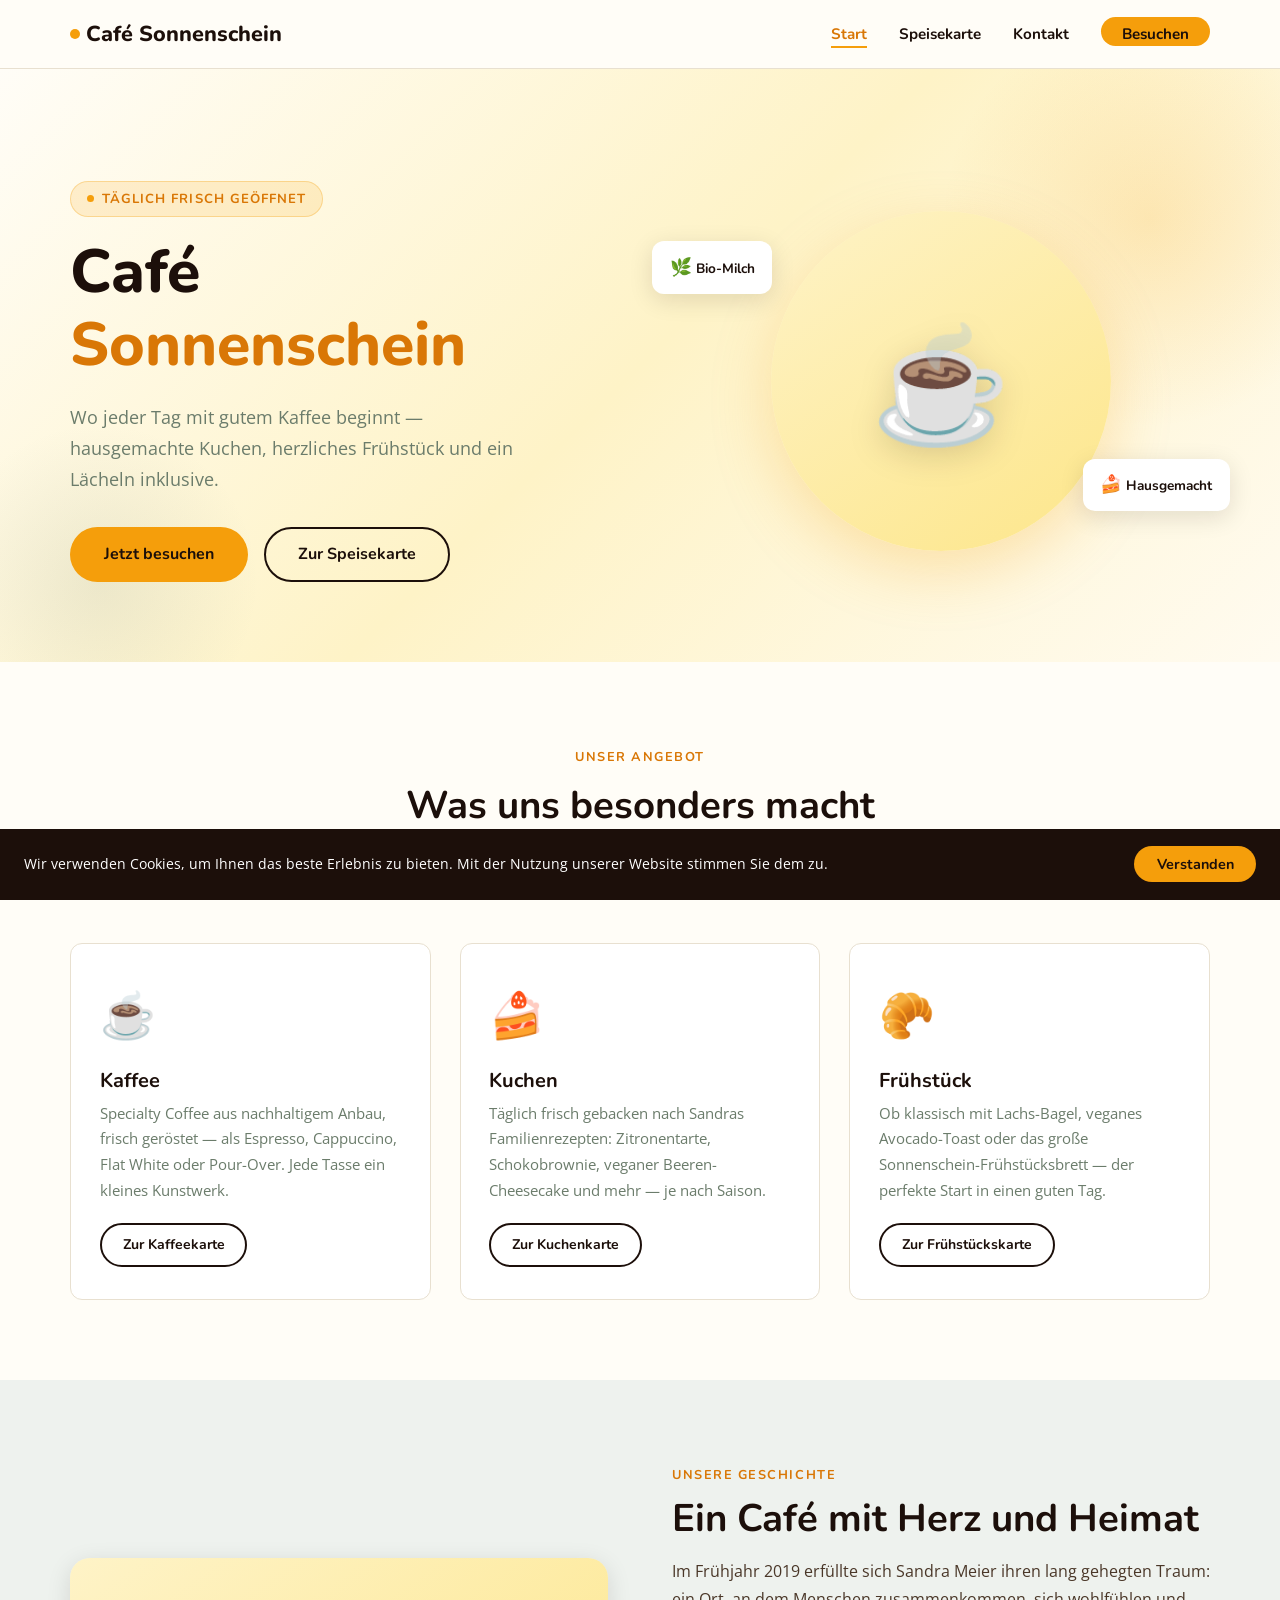
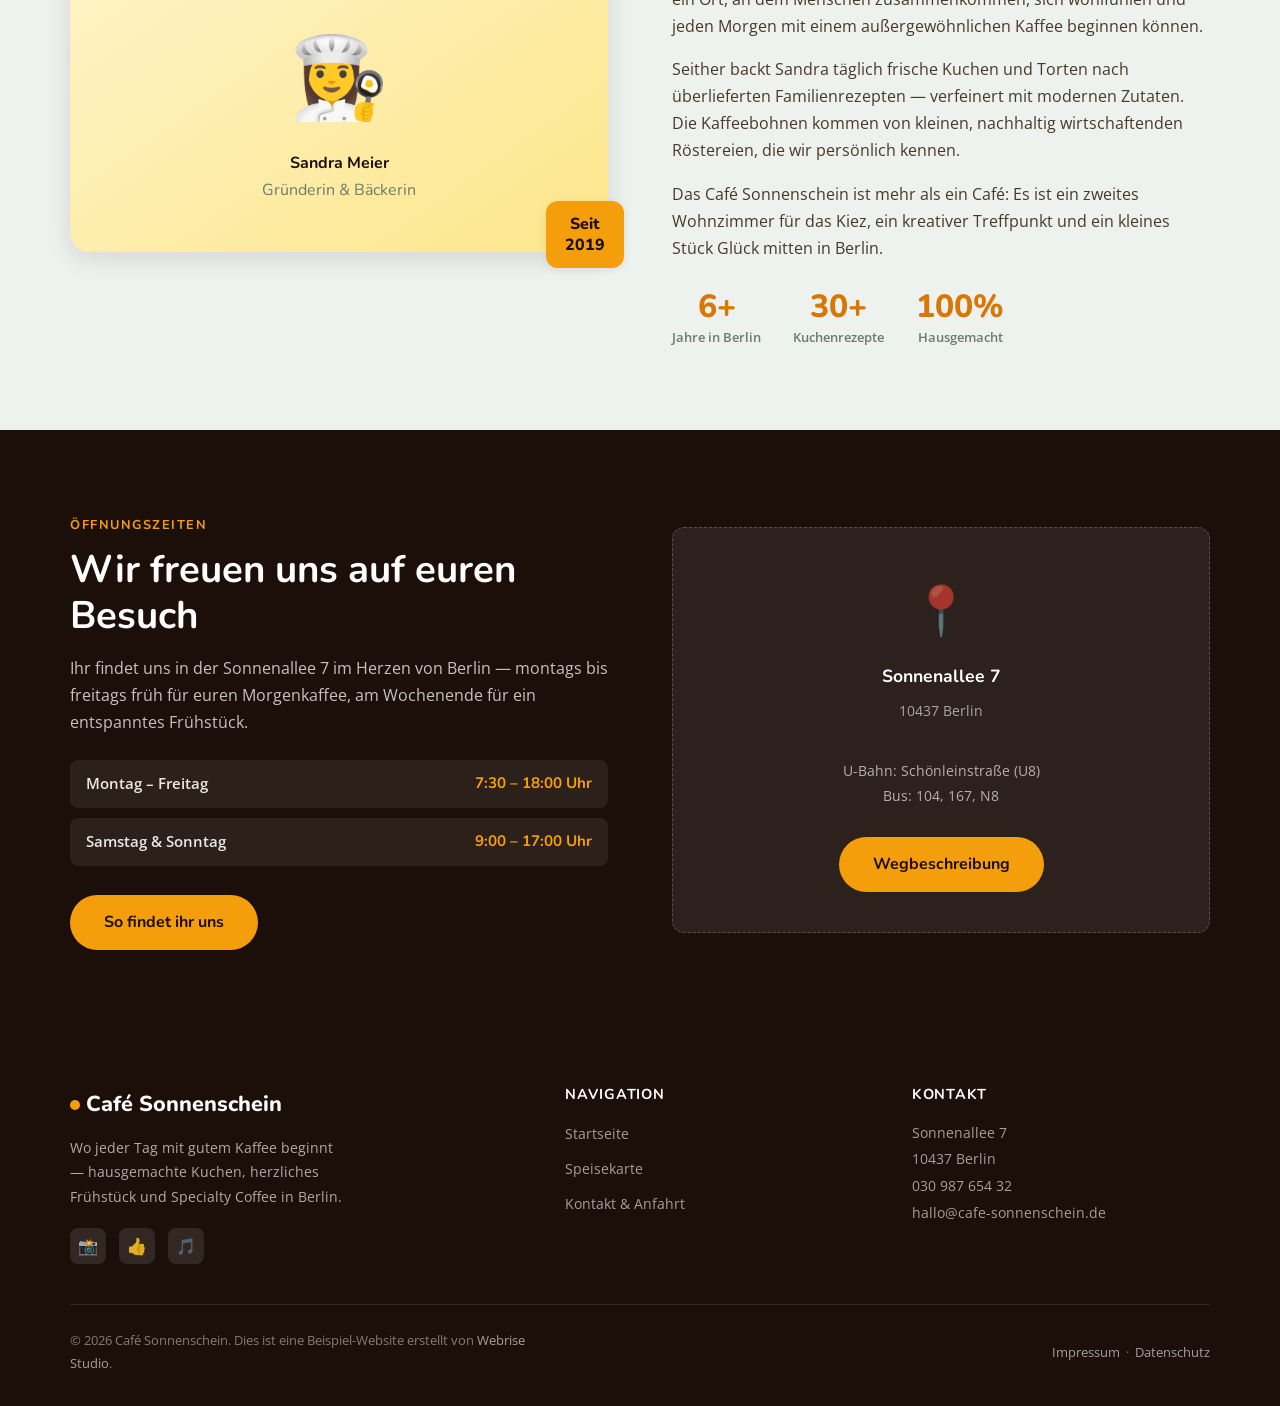
<file: index.html>
<!DOCTYPE html>
<html lang="de">
<head>
  <meta charset="UTF-8" />
  <meta name="viewport" content="width=device-width, initial-scale=1.0" />
  <title>Café Sonnenschein Berlin – Wo jeder Tag mit gutem Kaffee beginnt</title>
  <meta name="description" content="Café Sonnenschein in Berlin – hausgemachte Kuchen, Specialty Coffee und ein herzliches Frühstück. Besuche uns täglich in der Sonnenallee 7, 10437 Berlin." />

  <!-- Open Graph -->
  <meta property="og:type"        content="website" />
  <meta property="og:title"       content="Café Sonnenschein Berlin" />
  <meta property="og:description" content="Hausgemachte Kuchen, Specialty Coffee und herzliches Frühstück – Café Sonnenschein in Berlin." />
  <meta property="og:url"         content="https://webrisestudiode.github.io/cafe-sonnenschein/" />
  <meta property="og:image"       content="https://webrisestudiode.github.io/cafe-sonnenschein/img/og-image.jpg" />
  <meta property="og:locale"      content="de_DE" />
  <meta name="twitter:card"       content="summary_large_image" />

  <!-- Favicon -->
  <link rel="icon" type="image/png" href="favicon.png">
  <link rel="apple-touch-icon" href="apple-touch-icon.png" />

  <!-- Canonical -->
  <link rel="canonical" href="https://webrisestudiode.github.io/cafe-sonnenschein/" />

  <!-- Stylesheet -->
  <link rel="stylesheet" href="css/style.css" />

  <!-- Schema.org LocalBusiness JSON-LD -->
  <script type="application/ld+json">
  {
    "@context": "https://schema.org",
    "@type": "CafeOrCoffeeShop",
    "name": "Café Sonnenschein",
    "image": "https://webrisestudiode.github.io/cafe-sonnenschein/img/og-image.jpg",
    "url": "https://webrisestudiode.github.io/cafe-sonnenschein/",
    "telephone": "030 987 654 32",
    "email": "hallo@cafe-sonnenschein.de",
    "description": "Hausgemachte Kuchen, Specialty Coffee und herzliches Frühstück in Berlin.",
    "address": {
      "@type": "PostalAddress",
      "streetAddress": "Sonnenallee 7",
      "postalCode": "10437",
      "addressLocality": "Berlin",
      "addressCountry": "DE"
    },
    "geo": {
      "@type": "GeoCoordinates",
      "latitude": 52.5226,
      "longitude": 13.4231
    },
    "openingHoursSpecification": [
      {
        "@type": "OpeningHoursSpecification",
        "dayOfWeek": ["Monday","Tuesday","Wednesday","Thursday","Friday"],
        "opens": "07:30",
        "closes": "18:00"
      },
      {
        "@type": "OpeningHoursSpecification",
        "dayOfWeek": ["Saturday","Sunday"],
        "opens": "09:00",
        "closes": "17:00"
      }
    ],
    "priceRange": "€–€€",
    "servesCuisine": "Café, Frühstück, Kuchen",
    "foundingDate": "2019",
    "founder": {
      "@type": "Person",
      "name": "Sandra Meier"
    }
  }
  </script>
</head>
<body>

  <!-- Personalized Banner -->
  <div id="personalized-banner">
    Guten Tag Herr <span id="banner-name"></span> – so könnte Ihre Website aussehen &nbsp;·&nbsp; Alle Inhalte sind Beispieldaten
  </div>
  <!-- Inline activation script -->
  <script>(function(){var p=new URLSearchParams(window.location.search),f=p.get('firma'),n=p.get('name');if(f&&n){var b=document.getElementById('personalized-banner'),nameEl=document.getElementById('banner-name');if(b&&nameEl){nameEl.textContent=n;b.style.display='block';}}})()</script>

  <!-- Cookie Banner -->
  <div id="cookie-banner" style="display:none;" role="dialog" aria-label="Cookie-Hinweis">
    <p>Wir verwenden Cookies, um Ihnen das beste Erlebnis zu bieten. Mit der Nutzung unserer Website stimmen Sie dem zu.</p>
    <button id="cookie-accept">Verstanden</button>
  </div>

  <!-- ==================== HEADER ==================== -->
  <header class="site-header">
    <div class="container">
      <nav class="nav-inner" aria-label="Hauptnavigation">
        <a href="index.html" class="nav-logo" aria-label="Café Sonnenschein – Startseite">
          <span class="logo-dot" aria-hidden="true"></span>
          Café Sonnenschein
        </a>

        <ul class="nav-links" role="list">
          <li><a href="index.html" class="active">Start</a></li>
          <li><a href="karte.html">Speisekarte</a></li>
          <li><a href="kontakt.html">Kontakt</a></li>
          <li><a href="kontakt.html" class="nav-cta">Besuchen</a></li>
        </ul>

        <button class="nav-hamburger" aria-label="Menü öffnen" aria-expanded="false" aria-controls="mobile-nav">
          <span></span><span></span><span></span>
        </button>
      </nav>
    </div>

    <nav class="nav-mobile" id="mobile-nav" aria-label="Mobile Navigation">
      <a href="index.html">Start</a>
      <a href="karte.html">Speisekarte</a>
      <a href="kontakt.html">Kontakt</a>
      <a href="kontakt.html">Jetzt besuchen</a>
    </nav>
  </header>

  <main>

    <!-- ==================== HERO ==================== -->
    <section class="hero" aria-labelledby="hero-heading">
      <div class="container">
        <div class="hero-inner">

          <div class="hero-content">
            <div class="hero-badge" role="img" aria-label="Geöffnet">
              <span class="hero-badge-dot" aria-hidden="true"></span>
              Täglich frisch geöffnet
            </div>

            <h1 id="hero-heading" class="hero-title">
              Café<br />
              <em>Sonnenschein</em>
            </h1>

            <p class="hero-tagline">Wo jeder Tag mit gutem Kaffee beginnt — hausgemachte Kuchen, herzliches Frühstück und ein Lächeln inklusive.</p>

            <div class="hero-actions">
              <a href="kontakt.html" class="btn btn-primary">Jetzt besuchen</a>
              <a href="karte.html"   class="btn btn-outline">Zur Speisekarte</a>
            </div>
          </div>

          <div class="hero-visual" aria-hidden="true">
            <div class="hero-coffee-art">
              <span class="cup-icon">☕</span>
            </div>

            <div class="hero-badge-float top-left">
              <span class="float-icon">🌿</span> Bio-Milch
            </div>
            <div class="hero-badge-float bottom-right">
              <span class="float-icon">🍰</span> Hausgemacht
            </div>
          </div>

        </div>
      </div>
    </section>

    <!-- ==================== ANGEBOT ==================== -->
    <section class="section" aria-labelledby="angebot-heading">
      <div class="container">

        <div class="section-header text-center reveal">
          <span class="section-label">Unser Angebot</span>
          <h2 id="angebot-heading">Was uns besonders macht</h2>
          <p>Von der ersten Tasse Kaffee bis zum letzten Stück Kuchen — wir bereiten alles mit Liebe zu.</p>
        </div>

        <div class="offer-grid">
          <div class="offer-card reveal reveal-delay-1">
            <div class="offer-icon" aria-hidden="true">☕</div>
            <h3>Kaffee</h3>
            <p>Specialty Coffee aus nachhaltigem Anbau, frisch geröstet — als Espresso, Cappuccino, Flat White oder Pour-Over. Jede Tasse ein kleines Kunstwerk.</p>
            <a href="karte.html#kaffeespezialitaeten" class="btn btn-outline" style="margin-top:1.2rem;padding:.5rem 1.3rem;font-size:.875rem;">Zur Kaffeekarte</a>
          </div>

          <div class="offer-card reveal reveal-delay-2">
            <div class="offer-icon" aria-hidden="true">🍰</div>
            <h3>Kuchen</h3>
            <p>Täglich frisch gebacken nach Sandras Familienrezepten: Zitronentarte, Schokobrownie, veganer Beeren-Cheesecake und mehr — je nach Saison.</p>
            <a href="karte.html#kuchen" class="btn btn-outline" style="margin-top:1.2rem;padding:.5rem 1.3rem;font-size:.875rem;">Zur Kuchenkarte</a>
          </div>

          <div class="offer-card reveal reveal-delay-3">
            <div class="offer-icon" aria-hidden="true">🥐</div>
            <h3>Frühstück</h3>
            <p>Ob klassisch mit Lachs-Bagel, veganes Avocado-Toast oder das große Sonnenschein-Frühstücksbrett — der perfekte Start in einen guten Tag.</p>
            <a href="karte.html#fruehstueck" class="btn btn-outline" style="margin-top:1.2rem;padding:.5rem 1.3rem;font-size:.875rem;">Zur Frühstückskarte</a>
          </div>
        </div>

      </div>
    </section>

    <!-- ==================== STORY ==================== -->
    <section class="section story-section" aria-labelledby="story-heading">
      <div class="container">
        <div class="story-inner">

          <div class="story-visual reveal">
            <div class="story-img-box">
              <span class="story-emoji" aria-hidden="true">👩‍🍳</span>
              <p>Sandra Meier<br /><span style="font-weight:400;color:var(--clr-sage);">Gründerin & Bäckerin</span></p>
            </div>
            <div class="story-badge-float" aria-label="Gegründet 2019">
              Seit<br />2019
            </div>
          </div>

          <div class="story-content">
            <span class="section-label reveal">Unsere Geschichte</span>
            <h2 id="story-heading" class="reveal">Ein Café mit Herz und Heimat</h2>

            <p class="reveal">Im Frühjahr 2019 erfüllte sich Sandra Meier ihren lang gehegten Traum: ein Ort, an dem Menschen zusammenkommen, sich wohlfühlen und jeden Morgen mit einem außergewöhnlichen Kaffee beginnen können.</p>

            <p class="reveal">Seither backt Sandra täglich frische Kuchen und Torten nach überlieferten Familienrezepten — verfeinert mit modernen Zutaten. Die Kaffeebohnen kommen von kleinen, nachhaltig wirtschaftenden Röstereien, die wir persönlich kennen.</p>

            <p class="reveal">Das Café Sonnenschein ist mehr als ein Café: Es ist ein zweites Wohnzimmer für das Kiez, ein kreativer Treffpunkt und ein kleines Stück Glück mitten in Berlin.</p>

            <div class="story-stats reveal">
              <div class="stat-item">
                <span class="stat-num">6+</span>
                <span class="stat-label">Jahre in Berlin</span>
              </div>
              <div class="stat-item">
                <span class="stat-num">30+</span>
                <span class="stat-label">Kuchenrezepte</span>
              </div>
              <div class="stat-item">
                <span class="stat-num">100%</span>
                <span class="stat-label">Hausgemacht</span>
              </div>
            </div>
          </div>

        </div>
      </div>
    </section>

    <!-- ==================== OPENING HOURS ==================== -->
    <section class="section hours-section" aria-labelledby="hours-heading">
      <div class="container">
        <div class="hours-inner">

          <div>
            <span class="section-label reveal">Öffnungszeiten</span>
            <h2 id="hours-heading" class="reveal">Wir freuen uns auf euren Besuch</h2>
            <p class="reveal">Ihr findet uns in der Sonnenallee 7 im Herzen von Berlin — montags bis freitags früh für euren Morgenkaffee, am Wochenende für ein entspanntes Frühstück.</p>

            <div class="hours-table reveal">
              <div class="hours-row">
                <span class="day">Montag – Freitag</span>
                <span class="time">7:30 – 18:00 Uhr</span>
              </div>
              <div class="hours-row">
                <span class="day">Samstag & Sonntag</span>
                <span class="time">9:00 – 17:00 Uhr</span>
              </div>
            </div>

            <a href="kontakt.html" class="btn btn-primary" style="margin-top:1.8rem;">
              So findet ihr uns
            </a>
          </div>

          <div class="hours-map-placeholder reveal">
            <span class="map-icon" aria-hidden="true">📍</span>
            <p>Sonnenallee 7</p>
            <span>10437 Berlin</span>
            <br /><br />
            <p style="font-size:.9rem;color:rgba(255,255,255,.65);font-family:var(--ff-body);font-weight:400;margin-top:.5rem;">U-Bahn: Schönleinstraße (U8)<br />Bus: 104, 167, N8</p>
            <a href="kontakt.html" class="btn btn-primary" style="margin-top:1.5rem;">
              Wegbeschreibung
            </a>
          </div>

        </div>
      </div>
    </section>

  </main>

  <!-- ==================== FOOTER ==================== -->
  <footer class="site-footer" aria-label="Seiten-Footer">
    <div class="container">
      <div class="footer-grid">

        <div class="footer-brand">
          <a href="index.html" class="nav-logo" aria-label="Café Sonnenschein">
            <span class="logo-dot" aria-hidden="true"></span>
            Café Sonnenschein
          </a>
          <p>Wo jeder Tag mit gutem Kaffee beginnt — hausgemachte Kuchen, herzliches Frühstück und Specialty Coffee in Berlin.</p>
          <div class="footer-socials" aria-label="Social Media">
            <a href="#" aria-label="Instagram" rel="noopener">📸</a>
            <a href="#" aria-label="Facebook" rel="noopener">👍</a>
            <a href="#" aria-label="TikTok" rel="noopener">🎵</a>
          </div>
        </div>

        <div class="footer-col">
          <h4>Navigation</h4>
          <ul role="list">
            <li><a href="index.html">Startseite</a></li>
            <li><a href="karte.html">Speisekarte</a></li>
            <li><a href="kontakt.html">Kontakt & Anfahrt</a></li>
          </ul>
        </div>

        <div class="footer-col">
          <h4>Kontakt</h4>
          <address>
            Sonnenallee 7<br />
            10437 Berlin<br />
            <a href="tel:03098765432" style="color:rgba(255,255,255,.6);">030 987 654 32</a><br />
            <a href="mailto:hallo@cafe-sonnenschein.de" style="color:rgba(255,255,255,.6);">hallo@cafe-sonnenschein.de</a>
          </address>
        </div>

      </div>

      <div class="footer-bottom">
        <p>&copy; 2026 Café Sonnenschein. Dies ist eine Beispiel-Website erstellt von <a href="https://webrisestudio.de" rel="noopener" target="_blank">Webrise Studio</a>.</p>
        <p><a href="#">Impressum</a> &nbsp;·&nbsp; <a href="#">Datenschutz</a></p>
      </div>
    </div>
  </footer>

  <script src="js/script.js"></script>
</body>
</html>
</file>
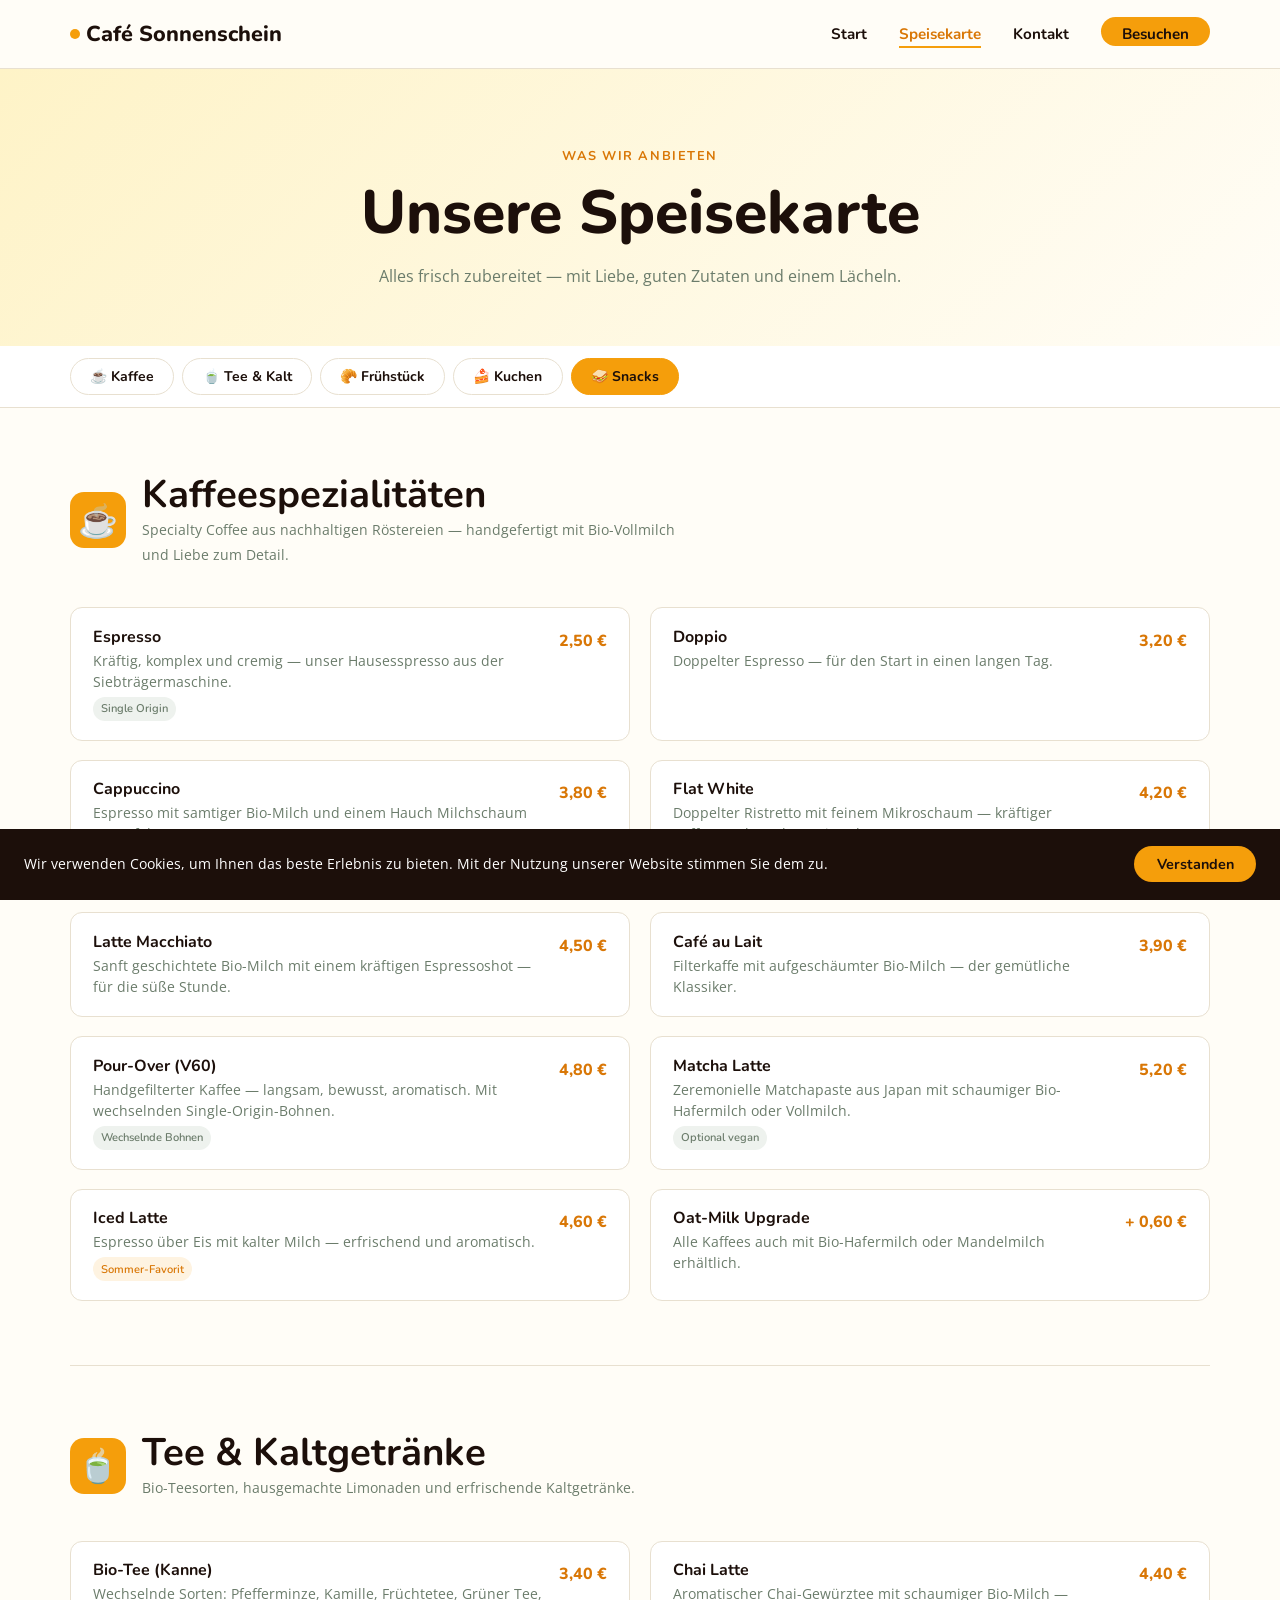
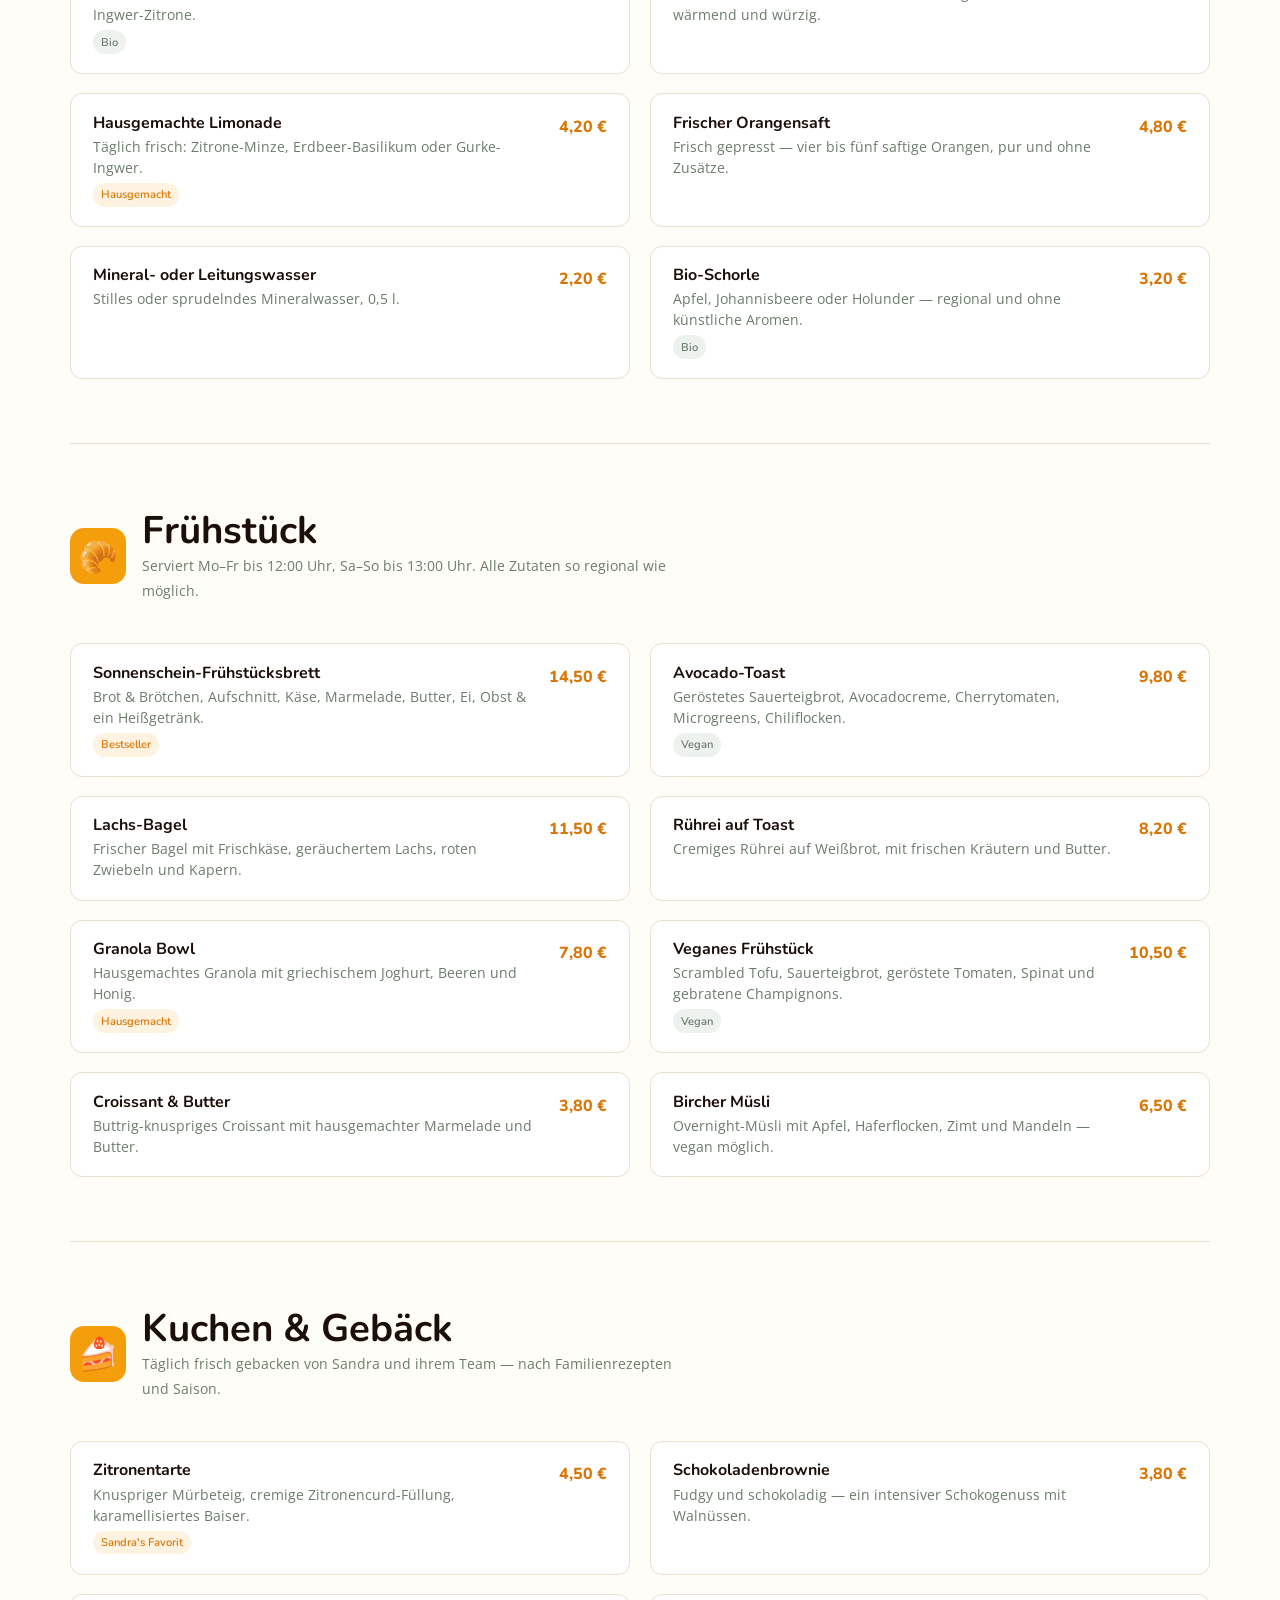
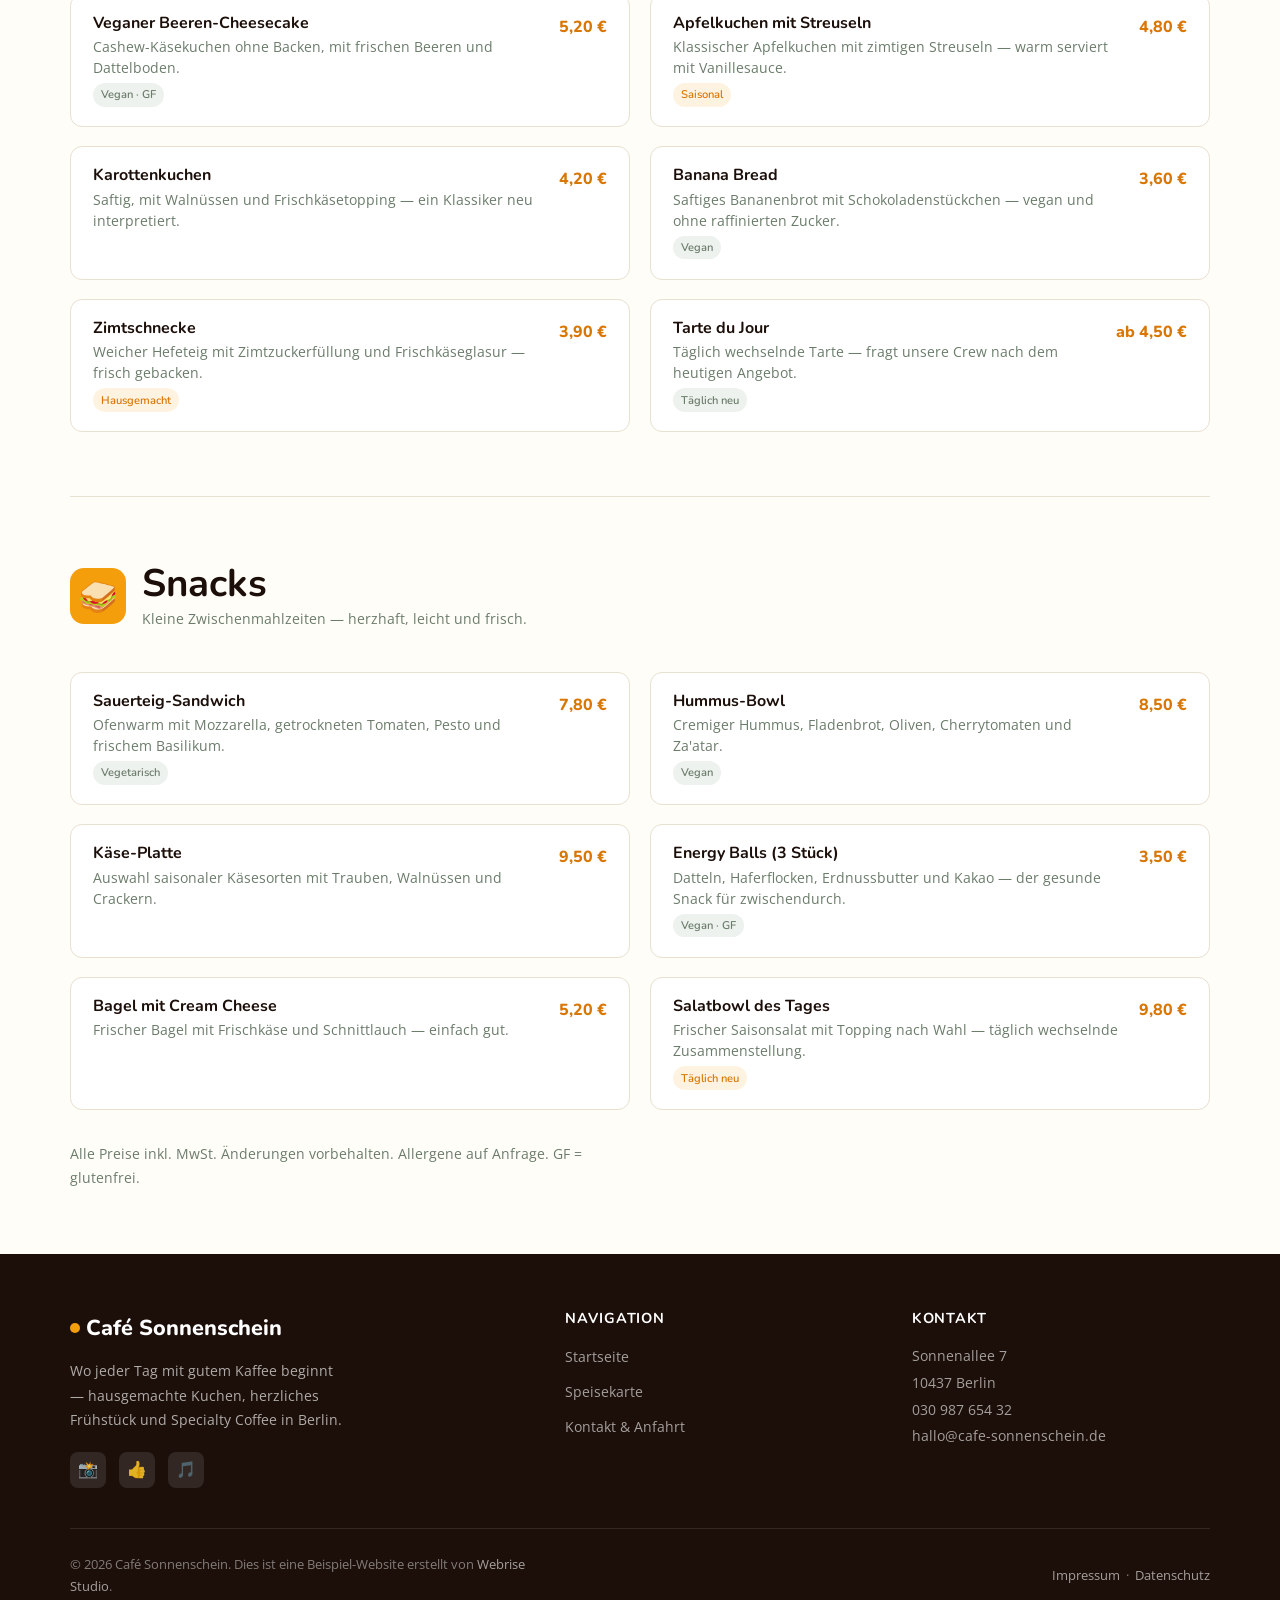
<file: karte.html>
<!DOCTYPE html>
<html lang="de">
<head>
  <meta charset="UTF-8" />
  <meta name="viewport" content="width=device-width, initial-scale=1.0" />
  <title>Speisekarte – Café Sonnenschein Berlin</title>
  <meta name="description" content="Unsere Speisekarte: Kaffeespezialitäten, Tee & Kaltgetränke, Frühstück, hausgemachte Kuchen und Snacks. Café Sonnenschein, Sonnenallee 7, Berlin." />

  <!-- Open Graph -->
  <meta property="og:type"        content="website" />
  <meta property="og:title"       content="Speisekarte – Café Sonnenschein Berlin" />
  <meta property="og:description" content="Kaffeespezialitäten, Frühstück, hausgemachte Kuchen – entdecke unsere volle Karte." />
  <meta property="og:url"         content="https://webrisestudiode.github.io/cafe-sonnenschein/karte.html" />
  <meta property="og:image"       content="https://webrisestudiode.github.io/cafe-sonnenschein/img/og-image.jpg" />
  <meta property="og:locale"      content="de_DE" />
  <meta name="twitter:card"       content="summary_large_image" />

  <!-- Favicon -->
  <link rel="icon" type="image/png" href="favicon.png">
  <link rel="apple-touch-icon" href="apple-touch-icon.png" />

  <!-- Canonical -->
  <link rel="canonical" href="https://webrisestudiode.github.io/cafe-sonnenschein/karte.html" />

  <!-- Stylesheet -->
  <link rel="stylesheet" href="css/style.css" />
</head>
<body>

  <!-- Personalized Banner -->
  <div id="personalized-banner">
    Guten Tag Herr <span id="banner-name"></span> – so könnte Ihre Website aussehen &nbsp;·&nbsp; Alle Inhalte sind Beispieldaten
  </div>
  <script>(function(){var p=new URLSearchParams(window.location.search),f=p.get('firma'),n=p.get('name');if(f&&n){var b=document.getElementById('personalized-banner'),nameEl=document.getElementById('banner-name');if(b&&nameEl){nameEl.textContent=n;b.style.display='block';}}})()</script>

  <!-- Cookie Banner -->
  <div id="cookie-banner" style="display:none;" role="dialog" aria-label="Cookie-Hinweis">
    <p>Wir verwenden Cookies, um Ihnen das beste Erlebnis zu bieten. Mit der Nutzung unserer Website stimmen Sie dem zu.</p>
    <button id="cookie-accept">Verstanden</button>
  </div>

  <!-- ==================== HEADER ==================== -->
  <header class="site-header">
    <div class="container">
      <nav class="nav-inner" aria-label="Hauptnavigation">
        <a href="index.html" class="nav-logo" aria-label="Café Sonnenschein – Startseite">
          <span class="logo-dot" aria-hidden="true"></span>
          Café Sonnenschein
        </a>

        <ul class="nav-links" role="list">
          <li><a href="index.html">Start</a></li>
          <li><a href="karte.html" class="active">Speisekarte</a></li>
          <li><a href="kontakt.html">Kontakt</a></li>
          <li><a href="kontakt.html" class="nav-cta">Besuchen</a></li>
        </ul>

        <button class="nav-hamburger" aria-label="Menü öffnen" aria-expanded="false" aria-controls="mobile-nav">
          <span></span><span></span><span></span>
        </button>
      </nav>
    </div>

    <nav class="nav-mobile" id="mobile-nav" aria-label="Mobile Navigation">
      <a href="index.html">Start</a>
      <a href="karte.html">Speisekarte</a>
      <a href="kontakt.html">Kontakt</a>
      <a href="kontakt.html">Jetzt besuchen</a>
    </nav>
  </header>

  <main>

    <!-- ==================== KARTE HERO ==================== -->
    <section class="karte-hero" aria-labelledby="karte-heading">
      <div class="container">
        <span class="section-label">Was wir anbieten</span>
        <h1 id="karte-heading">Unsere Speisekarte</h1>
        <p>Alles frisch zubereitet — mit Liebe, guten Zutaten und einem Lächeln.</p>
      </div>
    </section>

    <!-- ==================== STICKY MENU NAV ==================== -->
    <nav class="menu-nav" aria-label="Kategorien springen">
      <div class="container">
        <div class="menu-nav-inner">
          <button class="menu-tab active" data-target="kaffeespezialitaeten">☕ Kaffee</button>
          <button class="menu-tab" data-target="tee-kaltgetraenke">🍵 Tee & Kalt</button>
          <button class="menu-tab" data-target="fruehstueck">🥐 Frühstück</button>
          <button class="menu-tab" data-target="kuchen">🍰 Kuchen</button>
          <button class="menu-tab" data-target="snacks">🥪 Snacks</button>
        </div>
      </div>
    </nav>

    <!-- ==================== MENU SECTIONS ==================== -->
    <div class="container">

      <!-- ---- 1. Kaffeespezialitäten ---- -->
      <section class="menu-section" id="kaffeespezialitaeten" aria-labelledby="kaffee-heading">
        <div class="menu-section-header reveal">
          <div class="menu-section-icon" aria-hidden="true">☕</div>
          <div>
            <h2 id="kaffee-heading">Kaffeespezialitäten</h2>
            <p>Specialty Coffee aus nachhaltigen Röstereien — handgefertigt mit Bio-Vollmilch und Liebe zum Detail.</p>
          </div>
        </div>

        <div class="menu-grid">
          <article class="menu-item reveal">
            <div class="menu-item-info">
              <h4>Espresso</h4>
              <p>Kräftig, komplex und cremig — unser Hausesspresso aus der Siebträgermaschine.</p>
              <span class="menu-item-tag">Single Origin</span>
            </div>
            <div class="menu-item-price">2,50 €</div>
          </article>

          <article class="menu-item reveal">
            <div class="menu-item-info">
              <h4>Doppio</h4>
              <p>Doppelter Espresso — für den Start in einen langen Tag.</p>
            </div>
            <div class="menu-item-price">3,20 €</div>
          </article>

          <article class="menu-item reveal">
            <div class="menu-item-info">
              <h4>Cappuccino</h4>
              <p>Espresso mit samtiger Bio-Milch und einem Hauch Milchschaum — perfekt ausgewogen.</p>
              <span class="menu-item-tag">Bio-Milch</span>
            </div>
            <div class="menu-item-price">3,80 €</div>
          </article>

          <article class="menu-item reveal">
            <div class="menu-item-info">
              <h4>Flat White</h4>
              <p>Doppelter Ristretto mit feinem Mikroschaum — kräftiger Kaffeegeschmack, wenig Schaum.</p>
              <span class="menu-item-tag yellow">Bestseller</span>
            </div>
            <div class="menu-item-price">4,20 €</div>
          </article>

          <article class="menu-item reveal">
            <div class="menu-item-info">
              <h4>Latte Macchiato</h4>
              <p>Sanft geschichtete Bio-Milch mit einem kräftigen Espressoshot — für die süße Stunde.</p>
            </div>
            <div class="menu-item-price">4,50 €</div>
          </article>

          <article class="menu-item reveal">
            <div class="menu-item-info">
              <h4>Café au Lait</h4>
              <p>Filterkaffe mit aufgeschäumter Bio-Milch — der gemütliche Klassiker.</p>
            </div>
            <div class="menu-item-price">3,90 €</div>
          </article>

          <article class="menu-item reveal">
            <div class="menu-item-info">
              <h4>Pour-Over (V60)</h4>
              <p>Handgefilterter Kaffee — langsam, bewusst, aromatisch. Mit wechselnden Single-Origin-Bohnen.</p>
              <span class="menu-item-tag">Wechselnde Bohnen</span>
            </div>
            <div class="menu-item-price">4,80 €</div>
          </article>

          <article class="menu-item reveal">
            <div class="menu-item-info">
              <h4>Matcha Latte</h4>
              <p>Zeremonielle Matchapaste aus Japan mit schaumiger Bio-Hafermilch oder Vollmilch.</p>
              <span class="menu-item-tag">Optional vegan</span>
            </div>
            <div class="menu-item-price">5,20 €</div>
          </article>

          <article class="menu-item reveal">
            <div class="menu-item-info">
              <h4>Iced Latte</h4>
              <p>Espresso über Eis mit kalter Milch — erfrischend und aromatisch.</p>
              <span class="menu-item-tag yellow">Sommer-Favorit</span>
            </div>
            <div class="menu-item-price">4,60 €</div>
          </article>

          <article class="menu-item reveal">
            <div class="menu-item-info">
              <h4>Oat-Milk Upgrade</h4>
              <p>Alle Kaffees auch mit Bio-Hafermilch oder Mandelmilch erhältlich.</p>
            </div>
            <div class="menu-item-price">+ 0,60 €</div>
          </article>
        </div>
      </section>

      <!-- ---- 2. Tee & Kaltgetränke ---- -->
      <section class="menu-section" id="tee-kaltgetraenke" aria-labelledby="tee-heading">
        <div class="menu-section-header reveal">
          <div class="menu-section-icon" aria-hidden="true">🍵</div>
          <div>
            <h2 id="tee-heading">Tee &amp; Kaltgetränke</h2>
            <p>Bio-Teesorten, hausgemachte Limonaden und erfrischende Kaltgetränke.</p>
          </div>
        </div>

        <div class="menu-grid">
          <article class="menu-item reveal">
            <div class="menu-item-info">
              <h4>Bio-Tee (Kanne)</h4>
              <p>Wechselnde Sorten: Pfefferminze, Kamille, Früchtetee, Grüner Tee, Ingwer-Zitrone.</p>
              <span class="menu-item-tag">Bio</span>
            </div>
            <div class="menu-item-price">3,40 €</div>
          </article>

          <article class="menu-item reveal">
            <div class="menu-item-info">
              <h4>Chai Latte</h4>
              <p>Aromatischer Chai-Gewürztee mit schaumiger Bio-Milch — wärmend und würzig.</p>
            </div>
            <div class="menu-item-price">4,40 €</div>
          </article>

          <article class="menu-item reveal">
            <div class="menu-item-info">
              <h4>Hausgemachte Limonade</h4>
              <p>Täglich frisch: Zitrone-Minze, Erdbeer-Basilikum oder Gurke-Ingwer.</p>
              <span class="menu-item-tag yellow">Hausgemacht</span>
            </div>
            <div class="menu-item-price">4,20 €</div>
          </article>

          <article class="menu-item reveal">
            <div class="menu-item-info">
              <h4>Frischer Orangensaft</h4>
              <p>Frisch gepresst — vier bis fünf saftige Orangen, pur und ohne Zusätze.</p>
            </div>
            <div class="menu-item-price">4,80 €</div>
          </article>

          <article class="menu-item reveal">
            <div class="menu-item-info">
              <h4>Mineral- oder Leitungswasser</h4>
              <p>Stilles oder sprudelndes Mineralwasser, 0,5 l.</p>
            </div>
            <div class="menu-item-price">2,20 €</div>
          </article>

          <article class="menu-item reveal">
            <div class="menu-item-info">
              <h4>Bio-Schorle</h4>
              <p>Apfel, Johannisbeere oder Holunder — regional und ohne künstliche Aromen.</p>
              <span class="menu-item-tag">Bio</span>
            </div>
            <div class="menu-item-price">3,20 €</div>
          </article>
        </div>
      </section>

      <!-- ---- 3. Frühstück ---- -->
      <section class="menu-section" id="fruehstueck" aria-labelledby="frueh-heading">
        <div class="menu-section-header reveal">
          <div class="menu-section-icon" aria-hidden="true">🥐</div>
          <div>
            <h2 id="frueh-heading">Frühstück</h2>
            <p>Serviert Mo–Fr bis 12:00 Uhr, Sa–So bis 13:00 Uhr. Alle Zutaten so regional wie möglich.</p>
          </div>
        </div>

        <div class="menu-grid">
          <article class="menu-item reveal">
            <div class="menu-item-info">
              <h4>Sonnenschein-Frühstücksbrett</h4>
              <p>Brot & Brötchen, Aufschnitt, Käse, Marmelade, Butter, Ei, Obst & ein Heißgetränk.</p>
              <span class="menu-item-tag yellow">Bestseller</span>
            </div>
            <div class="menu-item-price">14,50 €</div>
          </article>

          <article class="menu-item reveal">
            <div class="menu-item-info">
              <h4>Avocado-Toast</h4>
              <p>Geröstetes Sauerteigbrot, Avocadocreme, Cherrytomaten, Microgreens, Chiliflocken.</p>
              <span class="menu-item-tag">Vegan</span>
            </div>
            <div class="menu-item-price">9,80 €</div>
          </article>

          <article class="menu-item reveal">
            <div class="menu-item-info">
              <h4>Lachs-Bagel</h4>
              <p>Frischer Bagel mit Frischkäse, geräuchertem Lachs, roten Zwiebeln und Kapern.</p>
            </div>
            <div class="menu-item-price">11,50 €</div>
          </article>

          <article class="menu-item reveal">
            <div class="menu-item-info">
              <h4>Rührei auf Toast</h4>
              <p>Cremiges Rührei auf Weißbrot, mit frischen Kräutern und Butter.</p>
            </div>
            <div class="menu-item-price">8,20 €</div>
          </article>

          <article class="menu-item reveal">
            <div class="menu-item-info">
              <h4>Granola Bowl</h4>
              <p>Hausgemachtes Granola mit griechischem Joghurt, Beeren und Honig.</p>
              <span class="menu-item-tag yellow">Hausgemacht</span>
            </div>
            <div class="menu-item-price">7,80 €</div>
          </article>

          <article class="menu-item reveal">
            <div class="menu-item-info">
              <h4>Veganes Frühstück</h4>
              <p>Scrambled Tofu, Sauerteigbrot, geröstete Tomaten, Spinat und gebratene Champignons.</p>
              <span class="menu-item-tag">Vegan</span>
            </div>
            <div class="menu-item-price">10,50 €</div>
          </article>

          <article class="menu-item reveal">
            <div class="menu-item-info">
              <h4>Croissant &amp; Butter</h4>
              <p>Buttrig-knuspriges Croissant mit hausgemachter Marmelade und Butter.</p>
            </div>
            <div class="menu-item-price">3,80 €</div>
          </article>

          <article class="menu-item reveal">
            <div class="menu-item-info">
              <h4>Bircher Müsli</h4>
              <p>Overnight-Müsli mit Apfel, Haferflocken, Zimt und Mandeln — vegan möglich.</p>
            </div>
            <div class="menu-item-price">6,50 €</div>
          </article>
        </div>
      </section>

      <!-- ---- 4. Kuchen & Gebäck ---- -->
      <section class="menu-section" id="kuchen" aria-labelledby="kuchen-heading">
        <div class="menu-section-header reveal">
          <div class="menu-section-icon" aria-hidden="true">🍰</div>
          <div>
            <h2 id="kuchen-heading">Kuchen &amp; Gebäck</h2>
            <p>Täglich frisch gebacken von Sandra und ihrem Team — nach Familienrezepten und Saison.</p>
          </div>
        </div>

        <div class="menu-grid">
          <article class="menu-item reveal">
            <div class="menu-item-info">
              <h4>Zitronentarte</h4>
              <p>Knuspriger Mürbeteig, cremige Zitronencurd-Füllung, karamellisiertes Baiser.</p>
              <span class="menu-item-tag yellow">Sandra's Favorit</span>
            </div>
            <div class="menu-item-price">4,50 €</div>
          </article>

          <article class="menu-item reveal">
            <div class="menu-item-info">
              <h4>Schokoladenbrownie</h4>
              <p>Fudgy und schokoladig — ein intensiver Schokogenuss mit Walnüssen.</p>
            </div>
            <div class="menu-item-price">3,80 €</div>
          </article>

          <article class="menu-item reveal">
            <div class="menu-item-info">
              <h4>Veganer Beeren-Cheesecake</h4>
              <p>Cashew-Käsekuchen ohne Backen, mit frischen Beeren und Dattelboden.</p>
              <span class="menu-item-tag">Vegan · GF</span>
            </div>
            <div class="menu-item-price">5,20 €</div>
          </article>

          <article class="menu-item reveal">
            <div class="menu-item-info">
              <h4>Apfelkuchen mit Streuseln</h4>
              <p>Klassischer Apfelkuchen mit zimtigen Streuseln — warm serviert mit Vanillesauce.</p>
              <span class="menu-item-tag yellow">Saisonal</span>
            </div>
            <div class="menu-item-price">4,80 €</div>
          </article>

          <article class="menu-item reveal">
            <div class="menu-item-info">
              <h4>Karottenkuchen</h4>
              <p>Saftig, mit Walnüssen und Frischkäsetopping — ein Klassiker neu interpretiert.</p>
            </div>
            <div class="menu-item-price">4,20 €</div>
          </article>

          <article class="menu-item reveal">
            <div class="menu-item-info">
              <h4>Banana Bread</h4>
              <p>Saftiges Bananenbrot mit Schokoladenstückchen — vegan und ohne raffinierten Zucker.</p>
              <span class="menu-item-tag">Vegan</span>
            </div>
            <div class="menu-item-price">3,60 €</div>
          </article>

          <article class="menu-item reveal">
            <div class="menu-item-info">
              <h4>Zimtschnecke</h4>
              <p>Weicher Hefeteig mit Zimtzuckerfüllung und Frischkäseglasur — frisch gebacken.</p>
              <span class="menu-item-tag yellow">Hausgemacht</span>
            </div>
            <div class="menu-item-price">3,90 €</div>
          </article>

          <article class="menu-item reveal">
            <div class="menu-item-info">
              <h4>Tarte du Jour</h4>
              <p>Täglich wechselnde Tarte — fragt unsere Crew nach dem heutigen Angebot.</p>
              <span class="menu-item-tag">Täglich neu</span>
            </div>
            <div class="menu-item-price">ab 4,50 €</div>
          </article>
        </div>
      </section>

      <!-- ---- 5. Snacks ---- -->
      <section class="menu-section" id="snacks" aria-labelledby="snacks-heading">
        <div class="menu-section-header reveal">
          <div class="menu-section-icon" aria-hidden="true">🥪</div>
          <div>
            <h2 id="snacks-heading">Snacks</h2>
            <p>Kleine Zwischenmahlzeiten — herzhaft, leicht und frisch.</p>
          </div>
        </div>

        <div class="menu-grid">
          <article class="menu-item reveal">
            <div class="menu-item-info">
              <h4>Sauerteig-Sandwich</h4>
              <p>Ofenwarm mit Mozzarella, getrockneten Tomaten, Pesto und frischem Basilikum.</p>
              <span class="menu-item-tag">Vegetarisch</span>
            </div>
            <div class="menu-item-price">7,80 €</div>
          </article>

          <article class="menu-item reveal">
            <div class="menu-item-info">
              <h4>Hummus-Bowl</h4>
              <p>Cremiger Hummus, Fladenbrot, Oliven, Cherrytomaten und Za'atar.</p>
              <span class="menu-item-tag">Vegan</span>
            </div>
            <div class="menu-item-price">8,50 €</div>
          </article>

          <article class="menu-item reveal">
            <div class="menu-item-info">
              <h4>Käse-Platte</h4>
              <p>Auswahl saisonaler Käsesorten mit Trauben, Walnüssen und Crackern.</p>
            </div>
            <div class="menu-item-price">9,50 €</div>
          </article>

          <article class="menu-item reveal">
            <div class="menu-item-info">
              <h4>Energy Balls (3 Stück)</h4>
              <p>Datteln, Haferflocken, Erdnussbutter und Kakao — der gesunde Snack für zwischendurch.</p>
              <span class="menu-item-tag">Vegan · GF</span>
            </div>
            <div class="menu-item-price">3,50 €</div>
          </article>

          <article class="menu-item reveal">
            <div class="menu-item-info">
              <h4>Bagel mit Cream Cheese</h4>
              <p>Frischer Bagel mit Frischkäse und Schnittlauch — einfach gut.</p>
            </div>
            <div class="menu-item-price">5,20 €</div>
          </article>

          <article class="menu-item reveal">
            <div class="menu-item-info">
              <h4>Salatbowl des Tages</h4>
              <p>Frischer Saisonsalat mit Topping nach Wahl — täglich wechselnde Zusammenstellung.</p>
              <span class="menu-item-tag yellow">Täglich neu</span>
            </div>
            <div class="menu-item-price">9,80 €</div>
          </article>
        </div>

        <p class="reveal" style="margin-top:2rem;color:var(--clr-sage);font-size:.875rem;">
          Alle Preise inkl. MwSt. Änderungen vorbehalten. Allergene auf Anfrage. GF = glutenfrei.
        </p>
      </section>

    </div><!-- /container -->
  </main>

  <!-- ==================== FOOTER ==================== -->
  <footer class="site-footer" aria-label="Seiten-Footer">
    <div class="container">
      <div class="footer-grid">

        <div class="footer-brand">
          <a href="index.html" class="nav-logo" aria-label="Café Sonnenschein">
            <span class="logo-dot" aria-hidden="true"></span>
            Café Sonnenschein
          </a>
          <p>Wo jeder Tag mit gutem Kaffee beginnt — hausgemachte Kuchen, herzliches Frühstück und Specialty Coffee in Berlin.</p>
          <div class="footer-socials" aria-label="Social Media">
            <a href="#" aria-label="Instagram" rel="noopener">📸</a>
            <a href="#" aria-label="Facebook" rel="noopener">👍</a>
            <a href="#" aria-label="TikTok" rel="noopener">🎵</a>
          </div>
        </div>

        <div class="footer-col">
          <h4>Navigation</h4>
          <ul role="list">
            <li><a href="index.html">Startseite</a></li>
            <li><a href="karte.html">Speisekarte</a></li>
            <li><a href="kontakt.html">Kontakt &amp; Anfahrt</a></li>
          </ul>
        </div>

        <div class="footer-col">
          <h4>Kontakt</h4>
          <address>
            Sonnenallee 7<br />
            10437 Berlin<br />
            <a href="tel:03098765432" style="color:rgba(255,255,255,.6);">030 987 654 32</a><br />
            <a href="mailto:hallo@cafe-sonnenschein.de" style="color:rgba(255,255,255,.6);">hallo@cafe-sonnenschein.de</a>
          </address>
        </div>

      </div>

      <div class="footer-bottom">
        <p>&copy; 2026 Café Sonnenschein. Dies ist eine Beispiel-Website erstellt von <a href="https://webrisestudio.de" rel="noopener" target="_blank">Webrise Studio</a>.</p>
        <p><a href="#">Impressum</a> &nbsp;·&nbsp; <a href="#">Datenschutz</a></p>
      </div>
    </div>
  </footer>

  <script src="js/script.js"></script>
</body>
</html>
</file>
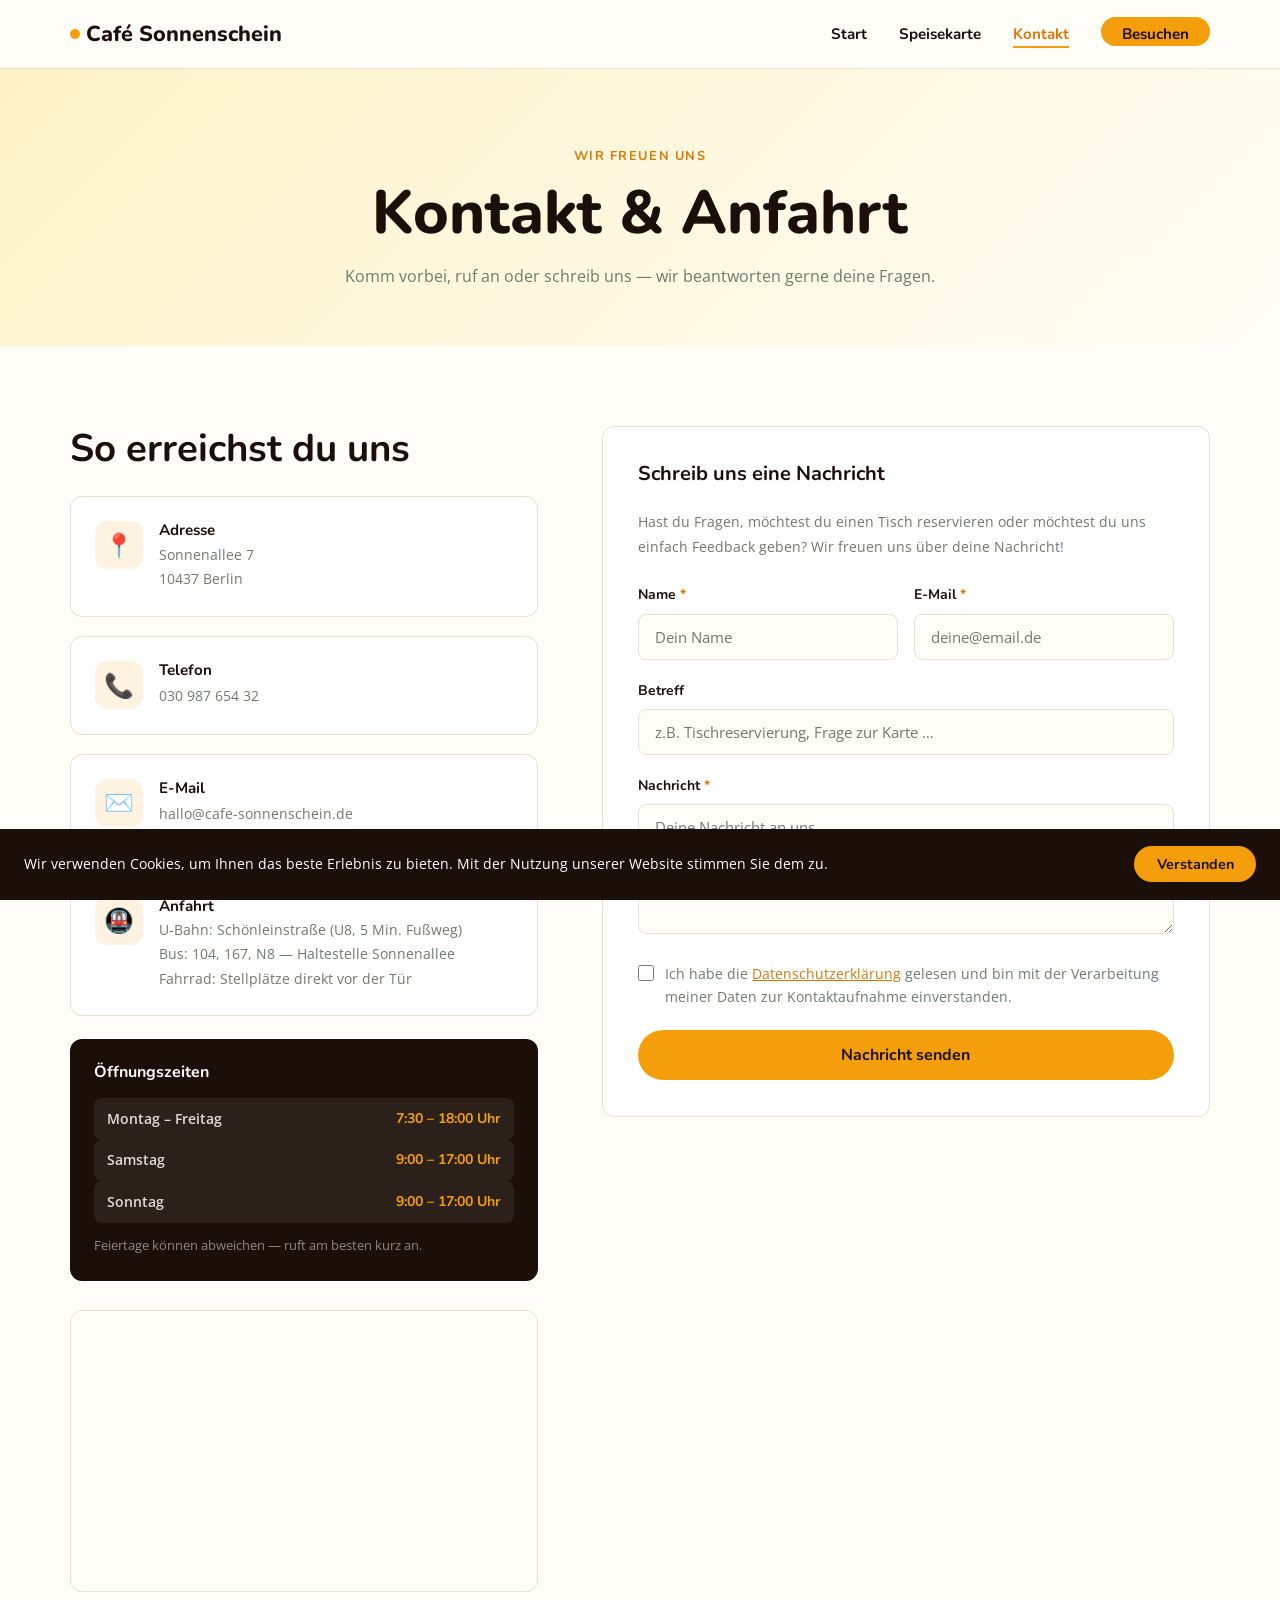
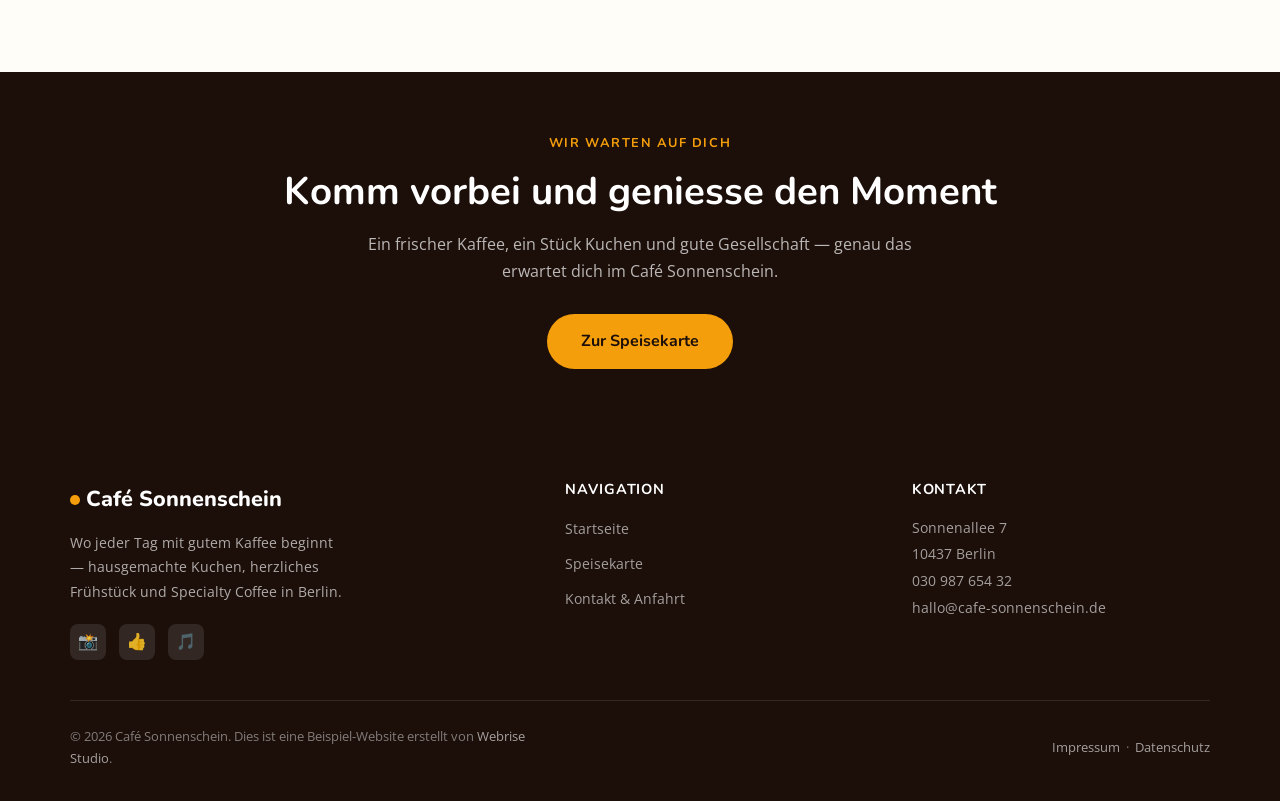
<file: kontakt.html>
<!DOCTYPE html>
<html lang="de">
<head>
  <meta charset="UTF-8" />
  <meta name="viewport" content="width=device-width, initial-scale=1.0" />
  <title>Kontakt & Anfahrt – Café Sonnenschein Berlin</title>
  <meta name="description" content="Besuche uns im Café Sonnenschein, Sonnenallee 7, 10437 Berlin. Öffnungszeiten, Anfahrt und Kontaktformular." />

  <!-- Open Graph -->
  <meta property="og:type"        content="website" />
  <meta property="og:title"       content="Kontakt & Anfahrt – Café Sonnenschein Berlin" />
  <meta property="og:description" content="Öffnungszeiten, Adresse und Kontaktformular – so erreichst du das Café Sonnenschein." />
  <meta property="og:url"         content="https://webrisestudiode.github.io/cafe-sonnenschein/kontakt.html" />
  <meta property="og:image"       content="https://webrisestudiode.github.io/cafe-sonnenschein/img/og-image.jpg" />
  <meta property="og:locale"      content="de_DE" />
  <meta name="twitter:card"       content="summary_large_image" />

  <!-- Favicon -->
  <link rel="icon" type="image/png" href="favicon.png">
  <link rel="apple-touch-icon" href="apple-touch-icon.png" />

  <!-- Canonical -->
  <link rel="canonical" href="https://webrisestudiode.github.io/cafe-sonnenschein/kontakt.html" />

  <!-- Stylesheet -->
  <link rel="stylesheet" href="css/style.css" />
</head>
<body>

  <!-- Personalized Banner -->
  <div id="personalized-banner">
    Guten Tag Herr <span id="banner-name"></span> – so könnte Ihre Website aussehen &nbsp;·&nbsp; Alle Inhalte sind Beispieldaten
  </div>
  <script>(function(){var p=new URLSearchParams(window.location.search),f=p.get('firma'),n=p.get('name');if(f&&n){var b=document.getElementById('personalized-banner'),nameEl=document.getElementById('banner-name');if(b&&nameEl){nameEl.textContent=n;b.style.display='block';}}})()</script>

  <!-- Cookie Banner -->
  <div id="cookie-banner" style="display:none;" role="dialog" aria-label="Cookie-Hinweis">
    <p>Wir verwenden Cookies, um Ihnen das beste Erlebnis zu bieten. Mit der Nutzung unserer Website stimmen Sie dem zu.</p>
    <button id="cookie-accept">Verstanden</button>
  </div>

  <!-- ==================== HEADER ==================== -->
  <header class="site-header">
    <div class="container">
      <nav class="nav-inner" aria-label="Hauptnavigation">
        <a href="index.html" class="nav-logo" aria-label="Café Sonnenschein – Startseite">
          <span class="logo-dot" aria-hidden="true"></span>
          Café Sonnenschein
        </a>

        <ul class="nav-links" role="list">
          <li><a href="index.html">Start</a></li>
          <li><a href="karte.html">Speisekarte</a></li>
          <li><a href="kontakt.html" class="active">Kontakt</a></li>
          <li><a href="kontakt.html" class="nav-cta">Besuchen</a></li>
        </ul>

        <button class="nav-hamburger" aria-label="Menü öffnen" aria-expanded="false" aria-controls="mobile-nav">
          <span></span><span></span><span></span>
        </button>
      </nav>
    </div>

    <nav class="nav-mobile" id="mobile-nav" aria-label="Mobile Navigation">
      <a href="index.html">Start</a>
      <a href="karte.html">Speisekarte</a>
      <a href="kontakt.html">Kontakt</a>
      <a href="kontakt.html">Jetzt besuchen</a>
    </nav>
  </header>

  <main>

    <!-- ==================== KONTAKT HERO ==================== -->
    <section class="kontakt-hero" aria-labelledby="kontakt-heading">
      <div class="container">
        <span class="section-label">Wir freuen uns</span>
        <h1 id="kontakt-heading">Kontakt &amp; Anfahrt</h1>
        <p>Komm vorbei, ruf an oder schreib uns — wir beantworten gerne deine Fragen.</p>
      </div>
    </section>

    <!-- ==================== KONTAKT GRID ==================== -->
    <section class="kontakt-section" aria-labelledby="kontakt-info-heading">
      <div class="container">
        <div class="kontakt-grid">

          <!-- Left: Info cards -->
          <div class="kontakt-info">
            <h2 id="kontakt-info-heading" class="reveal" style="margin-bottom:1.5rem;">So erreichst du uns</h2>

            <div class="info-card reveal">
              <div class="info-icon" aria-hidden="true">📍</div>
              <div class="info-text">
                <h4>Adresse</h4>
                <address style="font-style:normal;">
                  <p>Sonnenallee 7<br />10437 Berlin</p>
                </address>
              </div>
            </div>

            <div class="info-card reveal">
              <div class="info-icon" aria-hidden="true">📞</div>
              <div class="info-text">
                <h4>Telefon</h4>
                <a href="tel:03098765432">030 987 654 32</a>
              </div>
            </div>

            <div class="info-card reveal">
              <div class="info-icon" aria-hidden="true">✉️</div>
              <div class="info-text">
                <h4>E-Mail</h4>
                <a href="mailto:hallo@cafe-sonnenschein.de">hallo@cafe-sonnenschein.de</a>
              </div>
            </div>

            <div class="info-card reveal">
              <div class="info-icon" aria-hidden="true">🚇</div>
              <div class="info-text">
                <h4>Anfahrt</h4>
                <p>U-Bahn: Schönleinstraße (U8, 5 Min. Fußweg)<br />Bus: 104, 167, N8 — Haltestelle Sonnenallee<br />Fahrrad: Stellplätze direkt vor der Tür</p>
              </div>
            </div>

            <!-- Opening Hours -->
            <div class="kontakt-hours reveal">
              <h4>Öffnungszeiten</h4>
              <div class="hours-row">
                <span class="day" style="color:rgba(255,255,255,.85);">Montag – Freitag</span>
                <span class="time">7:30 – 18:00 Uhr</span>
              </div>
              <div class="hours-row">
                <span class="day" style="color:rgba(255,255,255,.85);">Samstag</span>
                <span class="time">9:00 – 17:00 Uhr</span>
              </div>
              <div class="hours-row">
                <span class="day" style="color:rgba(255,255,255,.85);">Sonntag</span>
                <span class="time">9:00 – 17:00 Uhr</span>
              </div>
              <p style="color:rgba(255,255,255,.5);font-size:.8rem;margin-top:.8rem;max-width:none;">Feiertage können abweichen — ruft am besten kurz an.</p>
            </div>

            <!-- Map placeholder -->
            <div class="map-embed reveal" style="margin-top:1.8rem;">
              <iframe
                title="Café Sonnenschein auf der Karte"
                src="https://www.openstreetmap.org/export/embed.html?bbox=13.415%2C52.485%2C13.445%2C52.500&amp;layer=mapnik"
                allowfullscreen
                loading="lazy"
                style="border:0;"
              ></iframe>
            </div>

          </div><!-- /kontakt-info -->

          <!-- Right: Contact form -->
          <div class="contact-form-wrap reveal">
            <h3>Schreib uns eine Nachricht</h3>
            <p style="color:var(--clr-sage);font-size:.9rem;margin-bottom:1.5rem;max-width:none;">Hast du Fragen, möchtest du einen Tisch reservieren oder möchtest du uns einfach Feedback geben? Wir freuen uns über deine Nachricht!</p>

            <form id="contact-form" novalidate>

              <div class="form-row">
                <div class="form-group">
                  <label for="name">Name <span aria-hidden="true" style="color:var(--clr-yellow-dk);">*</span></label>
                  <input
                    type="text"
                    id="name"
                    name="name"
                    placeholder="Dein Name"
                    required
                    autocomplete="name"
                  />
                </div>
                <div class="form-group">
                  <label for="email">E-Mail <span aria-hidden="true" style="color:var(--clr-yellow-dk);">*</span></label>
                  <input
                    type="email"
                    id="email"
                    name="email"
                    placeholder="deine@email.de"
                    required
                    autocomplete="email"
                  />
                </div>
              </div>

              <div class="form-group">
                <label for="betreff">Betreff</label>
                <input
                  type="text"
                  id="betreff"
                  name="betreff"
                  placeholder="z.B. Tischreservierung, Frage zur Karte …"
                />
              </div>

              <div class="form-group">
                <label for="nachricht">Nachricht <span aria-hidden="true" style="color:var(--clr-yellow-dk);">*</span></label>
                <textarea
                  id="nachricht"
                  name="nachricht"
                  placeholder="Deine Nachricht an uns …"
                  required
                ></textarea>
              </div>

              <div class="form-consent">
                <input type="checkbox" id="datenschutz" name="datenschutz" required />
                <label for="datenschutz" style="font-weight:400;cursor:pointer;">
                  Ich habe die <a href="#" style="color:var(--clr-yellow-dk);text-decoration:underline;">Datenschutzerklärung</a> gelesen und bin mit der Verarbeitung meiner Daten zur Kontaktaufnahme einverstanden.
                </label>
              </div>

              <button type="submit" class="btn btn-primary" style="width:100%;justify-content:center;">
                Nachricht senden
              </button>

              <div id="form-success" class="form-success" role="alert">
                ✓ Vielen Dank! Deine Nachricht ist bei uns angekommen — wir melden uns bald.
              </div>

            </form>
          </div><!-- /contact-form-wrap -->

        </div>
      </div>
    </section>

    <!-- ==================== CTA STRIP ==================== -->
    <section class="section-sm hours-section" aria-label="Call to Action">
      <div class="container" style="text-align:center;">
        <span class="section-label reveal">Wir warten auf dich</span>
        <h2 class="reveal" style="color:var(--clr-white);margin-top:.3rem;margin-bottom:1rem;">Komm vorbei und geniesse den Moment</h2>
        <p class="reveal" style="color:rgba(255,255,255,.7);margin-inline:auto;margin-bottom:1.8rem;">
          Ein frischer Kaffee, ein Stück Kuchen und gute Gesellschaft — genau das erwartet dich im Café Sonnenschein.
        </p>
        <a href="karte.html" class="btn btn-primary reveal">Zur Speisekarte</a>
      </div>
    </section>

  </main>

  <!-- ==================== FOOTER ==================== -->
  <footer class="site-footer" aria-label="Seiten-Footer">
    <div class="container">
      <div class="footer-grid">

        <div class="footer-brand">
          <a href="index.html" class="nav-logo" aria-label="Café Sonnenschein">
            <span class="logo-dot" aria-hidden="true"></span>
            Café Sonnenschein
          </a>
          <p>Wo jeder Tag mit gutem Kaffee beginnt — hausgemachte Kuchen, herzliches Frühstück und Specialty Coffee in Berlin.</p>
          <div class="footer-socials" aria-label="Social Media">
            <a href="#" aria-label="Instagram" rel="noopener">📸</a>
            <a href="#" aria-label="Facebook" rel="noopener">👍</a>
            <a href="#" aria-label="TikTok" rel="noopener">🎵</a>
          </div>
        </div>

        <div class="footer-col">
          <h4>Navigation</h4>
          <ul role="list">
            <li><a href="index.html">Startseite</a></li>
            <li><a href="karte.html">Speisekarte</a></li>
            <li><a href="kontakt.html">Kontakt &amp; Anfahrt</a></li>
          </ul>
        </div>

        <div class="footer-col">
          <h4>Kontakt</h4>
          <address>
            Sonnenallee 7<br />
            10437 Berlin<br />
            <a href="tel:03098765432" style="color:rgba(255,255,255,.6);">030 987 654 32</a><br />
            <a href="mailto:hallo@cafe-sonnenschein.de" style="color:rgba(255,255,255,.6);">hallo@cafe-sonnenschein.de</a>
          </address>
        </div>

      </div>

      <div class="footer-bottom">
        <p>&copy; 2026 Café Sonnenschein. Dies ist eine Beispiel-Website erstellt von <a href="https://webrisestudio.de" rel="noopener" target="_blank">Webrise Studio</a>.</p>
        <p><a href="#">Impressum</a> &nbsp;·&nbsp; <a href="#">Datenschutz</a></p>
      </div>
    </div>
  </footer>

  <script src="js/script.js"></script>
</body>
</html>
</file>
<file: css/style.css>
/* ============================================================
   Café Sonnenschein — Main Stylesheet
   ============================================================ */

/* ---------- Google Fonts ---------- */
@import url('https://fonts.googleapis.com/css2?family=Nunito:wght@700;800&family=Open+Sans:wght@400;600&display=swap');

/* ---------- CSS Custom Properties ---------- */
:root {
  --clr-bg:        #FFFDF7;
  --clr-yellow:    #F59E0B;
  --clr-yellow-dk: #D97706;
  --clr-brown:     #1C0F0A;
  --clr-sage:      #6B7C6B;
  --clr-sage-lt:   #EEF2EE;
  --clr-white:     #FFFFFF;
  --clr-gray:      #F3EFE8;
  --clr-border:    #E8E0D0;
  --ff-head:       'Nunito', sans-serif;
  --ff-body:       'Open Sans', sans-serif;
  --radius:        12px;
  --shadow-sm:     0 2px 8px rgba(28,15,10,.08);
  --shadow-md:     0 6px 24px rgba(28,15,10,.12);
  --transition:    .25s ease;
}

/* ---------- Reset & Base ---------- */
*, *::before, *::after { box-sizing: border-box; margin: 0; padding: 0; }

html { scroll-behavior: smooth; font-size: 16px; }

body {
  font-family: var(--ff-body);
  background: var(--clr-bg);
  color: var(--clr-brown);
  line-height: 1.7;
}

img { max-width: 100%; display: block; }
a  { color: inherit; text-decoration: none; }
ul { list-style: none; }

/* ---------- Typography ---------- */
h1, h2, h3, h4 {
  font-family: var(--ff-head);
  line-height: 1.2;
  color: var(--clr-brown);
}

h1 { font-size: clamp(2.2rem, 5vw, 3.8rem); font-weight: 800; }
h2 { font-size: clamp(1.6rem, 3.5vw, 2.4rem); font-weight: 700; }
h3 { font-size: 1.25rem; font-weight: 700; }
h4 { font-size: 1.05rem; font-weight: 700; }

p { max-width: 68ch; }

/* ---------- Utility ---------- */
.container {
  width: min(1140px, 90%);
  margin-inline: auto;
}

.section-label {
  display: inline-block;
  font-family: var(--ff-head);
  font-size: .8rem;
  font-weight: 700;
  letter-spacing: .12em;
  text-transform: uppercase;
  color: var(--clr-yellow-dk);
  margin-bottom: .6rem;
}

.text-center { text-align: center; }
.text-center p { margin-inline: auto; }

.btn {
  display: inline-block;
  padding: .75rem 2rem;
  border-radius: 50px;
  font-family: var(--ff-head);
  font-weight: 700;
  font-size: 1rem;
  cursor: pointer;
  border: 2px solid transparent;
  transition: background var(--transition), color var(--transition), border-color var(--transition), transform var(--transition);
}

.btn-primary {
  background: var(--clr-yellow);
  color: var(--clr-brown);
}
.btn-primary:hover {
  background: var(--clr-yellow-dk);
  transform: translateY(-2px);
}

.btn-outline {
  background: transparent;
  border-color: var(--clr-brown);
  color: var(--clr-brown);
}
.btn-outline:hover {
  background: var(--clr-brown);
  color: var(--clr-white);
  transform: translateY(-2px);
}

/* ---------- Personalized Banner ---------- */
#personalized-banner {
  display: none;
  background: var(--clr-yellow);
  color: var(--clr-brown);
  text-align: center;
  padding: .65rem 1.5rem;
  font-family: var(--ff-head);
  font-weight: 700;
  font-size: .9rem;
  position: relative;
  z-index: 200;
}

#personalized-banner span { font-weight: 800; }

/* ---------- Cookie Banner ---------- */
#cookie-banner {
  position: fixed;
  bottom: 0;
  left: 0;
  right: 0;
  background: var(--clr-brown);
  color: var(--clr-white);
  padding: 1.1rem 1.5rem;
  display: flex;
  align-items: center;
  justify-content: space-between;
  gap: 1rem;
  z-index: 9999;
  font-size: .9rem;
  flex-wrap: wrap;
}

#cookie-banner p { max-width: 100%; color: inherit; }

#cookie-accept {
  background: var(--clr-yellow);
  color: var(--clr-brown);
  border: none;
  border-radius: 50px;
  padding: .5rem 1.4rem;
  font-family: var(--ff-head);
  font-weight: 700;
  font-size: .9rem;
  cursor: pointer;
  white-space: nowrap;
  transition: background var(--transition);
}
#cookie-accept:hover { background: var(--clr-yellow-dk); }

/* ---------- Navigation ---------- */
.site-header {
  position: sticky;
  top: 0;
  background: rgba(255,253,247,.95);
  backdrop-filter: blur(8px);
  border-bottom: 1px solid var(--clr-border);
  z-index: 100;
}

.nav-inner {
  display: flex;
  align-items: center;
  justify-content: space-between;
  height: 68px;
}

.nav-logo {
  font-family: var(--ff-head);
  font-size: 1.35rem;
  font-weight: 800;
  color: var(--clr-brown);
  display: flex;
  align-items: center;
  gap: .4rem;
}

.nav-logo .logo-dot {
  display: inline-block;
  width: 10px;
  height: 10px;
  background: var(--clr-yellow);
  border-radius: 50%;
}

.nav-links {
  display: flex;
  align-items: center;
  gap: 2rem;
}

.nav-links a {
  font-family: var(--ff-head);
  font-weight: 700;
  font-size: .95rem;
  color: var(--clr-brown);
  position: relative;
  padding-bottom: 2px;
  transition: color var(--transition);
}

.nav-links a::after {
  content: '';
  position: absolute;
  bottom: -2px;
  left: 0;
  width: 0;
  height: 2px;
  background: var(--clr-yellow);
  transition: width var(--transition);
}

.nav-links a:hover { color: var(--clr-yellow-dk); }
.nav-links a:hover::after,
.nav-links a.active::after { width: 100%; }
.nav-links a.active { color: var(--clr-yellow-dk); }

.nav-cta {
  background: var(--clr-yellow) !important;
  color: var(--clr-brown) !important;
  padding: .45rem 1.3rem;
  border-radius: 50px;
  transition: background var(--transition), transform var(--transition) !important;
}
.nav-cta::after { display: none !important; }
.nav-cta:hover { background: var(--clr-yellow-dk) !important; transform: translateY(-1px); }

/* Hamburger */
.nav-hamburger {
  display: none;
  flex-direction: column;
  gap: 5px;
  cursor: pointer;
  padding: .4rem;
  background: none;
  border: none;
}

.nav-hamburger span {
  display: block;
  width: 24px;
  height: 2px;
  background: var(--clr-brown);
  border-radius: 2px;
  transition: transform var(--transition), opacity var(--transition);
}

.nav-hamburger.is-open span:nth-child(1) { transform: translateY(7px) rotate(45deg); }
.nav-hamburger.is-open span:nth-child(2) { opacity: 0; }
.nav-hamburger.is-open span:nth-child(3) { transform: translateY(-7px) rotate(-45deg); }

/* Mobile nav */
.nav-mobile {
  display: none;
  background: var(--clr-bg);
  border-top: 1px solid var(--clr-border);
  padding: 1.2rem 1.5rem 1.5rem;
}

.nav-mobile.is-open { display: block; }

.nav-mobile a {
  display: block;
  font-family: var(--ff-head);
  font-weight: 700;
  font-size: 1.1rem;
  color: var(--clr-brown);
  padding: .65rem 0;
  border-bottom: 1px solid var(--clr-border);
  transition: color var(--transition);
}
.nav-mobile a:last-child { border-bottom: none; }
.nav-mobile a:hover { color: var(--clr-yellow-dk); }

/* ---------- Hero Section ---------- */
.hero {
  background: linear-gradient(135deg, #FFFDF7 0%, #FEF3C7 50%, #FFFBF0 100%);
  padding: 7rem 0 5rem;
  position: relative;
  overflow: hidden;
}

.hero::before {
  content: '';
  position: absolute;
  top: -60px;
  right: -80px;
  width: 420px;
  height: 420px;
  background: radial-gradient(circle, rgba(245,158,11,.18) 0%, transparent 70%);
  border-radius: 50%;
  pointer-events: none;
}

.hero::after {
  content: '';
  position: absolute;
  bottom: -80px;
  left: -60px;
  width: 320px;
  height: 320px;
  background: radial-gradient(circle, rgba(107,124,107,.12) 0%, transparent 70%);
  border-radius: 50%;
  pointer-events: none;
}

.hero-inner {
  display: grid;
  grid-template-columns: 1fr 1fr;
  align-items: center;
  gap: 4rem;
  position: relative;
  z-index: 1;
}

.hero-badge {
  display: inline-flex;
  align-items: center;
  gap: .5rem;
  background: rgba(245,158,11,.15);
  color: var(--clr-yellow-dk);
  border: 1px solid rgba(245,158,11,.3);
  border-radius: 50px;
  padding: .35rem 1rem;
  font-family: var(--ff-head);
  font-weight: 700;
  font-size: .82rem;
  letter-spacing: .08em;
  text-transform: uppercase;
  margin-bottom: 1.2rem;
}

.hero-badge-dot {
  width: 7px;
  height: 7px;
  background: var(--clr-yellow);
  border-radius: 50%;
  animation: pulse 2s infinite;
}

@keyframes pulse {
  0%, 100% { transform: scale(1); opacity: 1; }
  50%       { transform: scale(1.4); opacity: .7; }
}

.hero-title {
  margin-bottom: 1.2rem;
}

.hero-title em {
  font-style: normal;
  color: var(--clr-yellow-dk);
  position: relative;
}

.hero-tagline {
  font-size: 1.15rem;
  color: var(--clr-sage);
  margin-bottom: 2rem;
  max-width: 46ch;
}

.hero-actions {
  display: flex;
  gap: 1rem;
  flex-wrap: wrap;
}

/* Hero visual */
.hero-visual {
  position: relative;
  display: flex;
  justify-content: center;
}

.hero-coffee-art {
  width: 340px;
  height: 340px;
  background: linear-gradient(145deg, #FEF3C7, #FDE68A);
  border-radius: 50%;
  display: flex;
  align-items: center;
  justify-content: center;
  position: relative;
  box-shadow: 0 20px 60px rgba(245,158,11,.25);
}

.hero-coffee-art .cup-icon {
  font-size: 7rem;
  line-height: 1;
  filter: drop-shadow(0 8px 16px rgba(28,15,10,.15));
  animation: floatCup 4s ease-in-out infinite;
}

@keyframes floatCup {
  0%, 100% { transform: translateY(0); }
  50%       { transform: translateY(-12px); }
}

.hero-badge-float {
  position: absolute;
  background: var(--clr-white);
  border-radius: var(--radius);
  padding: .7rem 1.1rem;
  box-shadow: var(--shadow-md);
  font-family: var(--ff-head);
  font-weight: 700;
  font-size: .85rem;
  color: var(--clr-brown);
}

.hero-badge-float.top-left {
  top: 30px;
  left: -20px;
}

.hero-badge-float.bottom-right {
  bottom: 40px;
  right: -20px;
}

.hero-badge-float .float-icon { font-size: 1.1rem; }

/* ---------- Section Padding ---------- */
.section { padding: 5rem 0; }
.section-sm { padding: 3.5rem 0; }

/* ---------- Section Header ---------- */
.section-header { margin-bottom: 3rem; }
.section-header h2 { margin-top: .3rem; margin-bottom: .75rem; }
.section-header p { color: var(--clr-sage); }

/* ---------- Offer Cards ---------- */
.offer-grid {
  display: grid;
  grid-template-columns: repeat(3, 1fr);
  gap: 1.8rem;
}

.offer-card {
  background: var(--clr-white);
  border: 1px solid var(--clr-border);
  border-radius: var(--radius);
  padding: 2rem 1.8rem;
  transition: transform var(--transition), box-shadow var(--transition);
  position: relative;
  overflow: hidden;
}

.offer-card::before {
  content: '';
  position: absolute;
  top: 0;
  left: 0;
  right: 0;
  height: 4px;
  background: var(--clr-yellow);
  transform: scaleX(0);
  transform-origin: left;
  transition: transform var(--transition);
}

.offer-card:hover {
  transform: translateY(-5px);
  box-shadow: var(--shadow-md);
}
.offer-card:hover::before { transform: scaleX(1); }

.offer-icon {
  font-size: 2.8rem;
  margin-bottom: 1rem;
}

.offer-card h3 { margin-bottom: .5rem; }
.offer-card p { font-size: .95rem; color: var(--clr-sage); max-width: none; }

/* ---------- Story Section ---------- */
.story-section {
  background: var(--clr-sage-lt);
}

.story-inner {
  display: grid;
  grid-template-columns: 1fr 1fr;
  gap: 4rem;
  align-items: center;
}

.story-visual {
  position: relative;
}

.story-img-box {
  background: linear-gradient(145deg, #FEF3C7, #FDE68A);
  border-radius: 20px;
  padding: 3rem;
  text-align: center;
  box-shadow: var(--shadow-md);
}

.story-img-box .story-emoji {
  font-size: 5rem;
  display: block;
  margin-bottom: .5rem;
}

.story-img-box p {
  font-family: var(--ff-head);
  font-weight: 700;
  font-size: 1rem;
  color: var(--clr-brown);
  max-width: none;
}

.story-badge-float {
  position: absolute;
  bottom: -16px;
  right: -16px;
  background: var(--clr-yellow);
  color: var(--clr-brown);
  border-radius: var(--radius);
  padding: .8rem 1.2rem;
  font-family: var(--ff-head);
  font-weight: 800;
  font-size: 1rem;
  box-shadow: var(--shadow-sm);
  text-align: center;
  line-height: 1.3;
}

.story-content .section-label { margin-bottom: .6rem; }
.story-content h2 { margin-bottom: 1rem; }
.story-content p { color: #4A3728; margin-bottom: 1rem; }

.story-stats {
  display: flex;
  gap: 2rem;
  margin-top: 1.8rem;
  flex-wrap: wrap;
}

.stat-item {
  text-align: center;
}

.stat-num {
  display: block;
  font-family: var(--ff-head);
  font-size: 2rem;
  font-weight: 800;
  color: var(--clr-yellow-dk);
  line-height: 1;
}

.stat-label {
  font-size: .82rem;
  color: var(--clr-sage);
  font-weight: 600;
}

/* ---------- Hours Section ---------- */
.hours-section {
  background: var(--clr-brown);
  color: var(--clr-white);
}

.hours-inner {
  display: grid;
  grid-template-columns: 1fr 1fr;
  gap: 4rem;
  align-items: center;
}

.hours-section .section-label { color: var(--clr-yellow); }
.hours-section h2 { color: var(--clr-white); margin-bottom: 1rem; }
.hours-section p { color: rgba(255,255,255,.75); }

.hours-table {
  margin-top: 1.5rem;
  display: flex;
  flex-direction: column;
  gap: .6rem;
}

.hours-row {
  display: flex;
  justify-content: space-between;
  align-items: center;
  padding: .7rem 1rem;
  border-radius: 8px;
  background: rgba(255,255,255,.07);
  font-size: .95rem;
}

.hours-row .day { font-weight: 600; color: rgba(255,255,255,.9); }
.hours-row .time { color: var(--clr-yellow); font-family: var(--ff-head); font-weight: 700; }

.hours-map-placeholder {
  background: rgba(255,255,255,.08);
  border-radius: var(--radius);
  padding: 2.5rem;
  text-align: center;
  border: 1px dashed rgba(255,255,255,.2);
}

.hours-map-placeholder .map-icon {
  font-size: 3rem;
  display: block;
  margin-bottom: .8rem;
}

.hours-map-placeholder p {
  font-family: var(--ff-head);
  font-weight: 700;
  font-size: 1.1rem;
  color: var(--clr-white);
  margin-bottom: .3rem;
  max-width: none;
}

.hours-map-placeholder span {
  font-size: .9rem;
  color: rgba(255,255,255,.6);
}

/* ---------- Menu / Karte Page ---------- */
.karte-hero {
  background: linear-gradient(135deg, #FEF3C7 0%, #FFFDF7 100%);
  padding: 4.5rem 0 3.5rem;
  text-align: center;
}

.karte-hero p { color: var(--clr-sage); margin-inline: auto; margin-top: .8rem; }

.menu-nav {
  background: var(--clr-white);
  border-bottom: 1px solid var(--clr-border);
  position: sticky;
  top: 68px;
  z-index: 90;
}

.menu-nav-inner {
  display: flex;
  gap: .5rem;
  overflow-x: auto;
  padding: .75rem 0;
  scrollbar-width: none;
}
.menu-nav-inner::-webkit-scrollbar { display: none; }

.menu-tab {
  white-space: nowrap;
  padding: .5rem 1.2rem;
  border-radius: 50px;
  font-family: var(--ff-head);
  font-weight: 700;
  font-size: .875rem;
  color: var(--clr-brown);
  border: 1.5px solid var(--clr-border);
  cursor: pointer;
  transition: background var(--transition), border-color var(--transition), color var(--transition);
  background: none;
  flex-shrink: 0;
}

.menu-tab:hover,
.menu-tab.active {
  background: var(--clr-yellow);
  border-color: var(--clr-yellow);
  color: var(--clr-brown);
}

.menu-section { padding: 4rem 0; }
.menu-section:not(:last-child) { border-bottom: 1px solid var(--clr-border); }

.menu-section-header {
  display: flex;
  align-items: center;
  gap: 1rem;
  margin-bottom: 2.5rem;
}

.menu-section-icon {
  font-size: 2rem;
  width: 56px;
  height: 56px;
  background: var(--clr-yellow);
  border-radius: 14px;
  display: flex;
  align-items: center;
  justify-content: center;
  flex-shrink: 0;
}

.menu-section-header h2 { margin: 0; }
.menu-section-header p { color: var(--clr-sage); font-size: .9rem; margin: 0; }

.menu-grid {
  display: grid;
  grid-template-columns: repeat(2, 1fr);
  gap: 1.2rem;
}

.menu-item {
  background: var(--clr-white);
  border: 1px solid var(--clr-border);
  border-radius: var(--radius);
  padding: 1.2rem 1.4rem;
  display: flex;
  justify-content: space-between;
  align-items: flex-start;
  gap: 1rem;
  transition: box-shadow var(--transition), transform var(--transition);
}

.menu-item:hover {
  box-shadow: var(--shadow-sm);
  transform: translateY(-2px);
}

.menu-item-info { flex: 1; }
.menu-item-info h4 { margin-bottom: .2rem; font-size: 1rem; }
.menu-item-info p { font-size: .875rem; color: var(--clr-sage); max-width: none; line-height: 1.5; }

.menu-item-price {
  font-family: var(--ff-head);
  font-weight: 800;
  font-size: 1rem;
  color: var(--clr-yellow-dk);
  white-space: nowrap;
  flex-shrink: 0;
}

.menu-item-tag {
  display: inline-block;
  background: var(--clr-sage-lt);
  color: var(--clr-sage);
  font-size: .7rem;
  font-weight: 600;
  padding: .15rem .5rem;
  border-radius: 50px;
  margin-top: .3rem;
  font-family: var(--ff-head);
}

.menu-item-tag.yellow {
  background: rgba(245,158,11,.12);
  color: var(--clr-yellow-dk);
}

/* ---------- Kontakt Page ---------- */
.kontakt-hero {
  background: linear-gradient(135deg, #FEF3C7 0%, #FFFDF7 100%);
  padding: 4.5rem 0 3.5rem;
  text-align: center;
}

.kontakt-hero p { color: var(--clr-sage); margin-inline: auto; margin-top: .8rem; }

.kontakt-section { padding: 5rem 0; }

.kontakt-grid {
  display: grid;
  grid-template-columns: 1fr 1.3fr;
  gap: 4rem;
  align-items: start;
}

.kontakt-info { }

.info-card {
  background: var(--clr-white);
  border: 1px solid var(--clr-border);
  border-radius: var(--radius);
  padding: 1.5rem;
  margin-bottom: 1.2rem;
  display: flex;
  gap: 1rem;
  align-items: flex-start;
}

.info-icon {
  font-size: 1.5rem;
  width: 48px;
  height: 48px;
  background: rgba(245,158,11,.12);
  border-radius: 12px;
  display: flex;
  align-items: center;
  justify-content: center;
  flex-shrink: 0;
}

.info-text h4 { margin-bottom: .2rem; font-size: .95rem; }
.info-text p, .info-text a {
  font-size: .9rem;
  color: var(--clr-sage);
  max-width: none;
}
.info-text a:hover { color: var(--clr-yellow-dk); }

.kontakt-hours {
  background: var(--clr-brown);
  border-radius: var(--radius);
  padding: 1.5rem;
  margin-top: 1.4rem;
}

.kontakt-hours h4 {
  color: var(--clr-white);
  font-size: 1rem;
  margin-bottom: 1rem;
}

.kontakt-hours .hours-row {
  font-size: .88rem;
  padding: .55rem .8rem;
}

/* Contact Form */
.contact-form-wrap {
  background: var(--clr-white);
  border: 1px solid var(--clr-border);
  border-radius: var(--radius);
  padding: 2.2rem;
}

.contact-form-wrap h3 { margin-bottom: 1.5rem; }

.form-group { margin-bottom: 1.2rem; }

.form-group label {
  display: block;
  font-family: var(--ff-head);
  font-weight: 700;
  font-size: .875rem;
  color: var(--clr-brown);
  margin-bottom: .4rem;
}

.form-group input,
.form-group textarea,
.form-group select {
  width: 100%;
  padding: .75rem 1rem;
  border: 1.5px solid var(--clr-border);
  border-radius: 8px;
  font-family: var(--ff-body);
  font-size: .95rem;
  color: var(--clr-brown);
  background: var(--clr-bg);
  transition: border-color var(--transition), box-shadow var(--transition);
  outline: none;
}

.form-group input:focus,
.form-group textarea:focus {
  border-color: var(--clr-yellow);
  box-shadow: 0 0 0 3px rgba(245,158,11,.15);
}

.form-group textarea {
  resize: vertical;
  min-height: 130px;
}

.form-row {
  display: grid;
  grid-template-columns: 1fr 1fr;
  gap: 1rem;
}

.form-consent {
  display: flex;
  align-items: flex-start;
  gap: .7rem;
  font-size: .85rem;
  color: var(--clr-sage);
  margin-bottom: 1.4rem;
}

.form-consent input[type="checkbox"] {
  width: 16px;
  height: 16px;
  margin-top: .2rem;
  flex-shrink: 0;
  accent-color: var(--clr-yellow);
}

.form-success {
  display: none;
  background: rgba(107,124,107,.12);
  border: 1px solid var(--clr-sage);
  border-radius: 8px;
  padding: 1rem 1.2rem;
  text-align: center;
  color: #3D5A3D;
  font-family: var(--ff-head);
  font-weight: 700;
  margin-top: 1rem;
}

.form-success.visible { display: block; }

/* Map embed placeholder */
.map-embed {
  margin-top: 2.5rem;
  border-radius: var(--radius);
  overflow: hidden;
  border: 1px solid var(--clr-border);
}

.map-embed iframe {
  width: 100%;
  height: 280px;
  display: block;
}

/* ---------- Footer ---------- */
.site-footer {
  background: var(--clr-brown);
  color: rgba(255,255,255,.85);
  padding: 3.5rem 0 2rem;
}

.footer-grid {
  display: grid;
  grid-template-columns: 1.5fr 1fr 1fr;
  gap: 3rem;
  padding-bottom: 2.5rem;
  border-bottom: 1px solid rgba(255,255,255,.1);
}

.footer-brand .nav-logo { color: var(--clr-white); margin-bottom: .8rem; }

.footer-brand p {
  font-size: .9rem;
  color: rgba(255,255,255,.65);
  line-height: 1.7;
  max-width: 34ch;
}

.footer-brand .footer-socials {
  display: flex;
  gap: .8rem;
  margin-top: 1.2rem;
}

.footer-socials a {
  width: 36px;
  height: 36px;
  background: rgba(255,255,255,.1);
  border-radius: 8px;
  display: flex;
  align-items: center;
  justify-content: center;
  font-size: 1rem;
  transition: background var(--transition);
}
.footer-socials a:hover { background: var(--clr-yellow); }

.footer-col h4 {
  color: var(--clr-white);
  font-size: .9rem;
  font-weight: 700;
  font-family: var(--ff-head);
  margin-bottom: 1rem;
  text-transform: uppercase;
  letter-spacing: .06em;
}

.footer-col ul li {
  margin-bottom: .5rem;
}

.footer-col ul li a {
  font-size: .88rem;
  color: rgba(255,255,255,.6);
  transition: color var(--transition);
}
.footer-col ul li a:hover { color: var(--clr-yellow); }

.footer-col address {
  font-style: normal;
  font-size: .88rem;
  color: rgba(255,255,255,.6);
  line-height: 1.9;
}

.footer-bottom {
  padding-top: 1.5rem;
  display: flex;
  justify-content: space-between;
  align-items: center;
  flex-wrap: wrap;
  gap: .8rem;
  font-size: .82rem;
  color: rgba(255,255,255,.45);
}

.footer-bottom a {
  color: rgba(255,255,255,.6);
  transition: color var(--transition);
}
.footer-bottom a:hover { color: var(--clr-yellow); }

/* ---------- Scroll Reveal Animations ---------- */
.reveal {
  opacity: 0;
  transform: translateY(28px);
  transition: opacity .65s ease, transform .65s ease;
}

.reveal.visible {
  opacity: 1;
  transform: none;
}

.reveal-delay-1 { transition-delay: .1s; }
.reveal-delay-2 { transition-delay: .2s; }
.reveal-delay-3 { transition-delay: .3s; }

/* ---------- Page Transition Overlay ---------- */
.page-transition-overlay {
  position: fixed;
  inset: 0;
  background: var(--clr-yellow);
  z-index: 9998;
  transform: scaleY(0);
  transform-origin: bottom;
  pointer-events: none;
  transition: transform .35s ease;
}

/* ---------- Responsive ---------- */
@media (max-width: 1024px) {
  .offer-grid { grid-template-columns: repeat(2, 1fr); }
  .story-inner,
  .hours-inner { gap: 2.5rem; }
}

@media (max-width: 820px) {
  .nav-links { display: none; }
  .nav-hamburger { display: flex; }

  .hero-inner {
    grid-template-columns: 1fr;
    text-align: center;
  }
  .hero-tagline { margin-inline: auto; }
  .hero-actions { justify-content: center; }
  .hero-visual { order: -1; }
  .hero-coffee-art { width: 250px; height: 250px; }
  .hero-coffee-art .cup-icon { font-size: 5rem; }
  .hero-badge-float.top-left { left: 10px; top: 10px; }
  .hero-badge-float.bottom-right { right: 10px; bottom: 10px; }

  .story-inner,
  .hours-inner { grid-template-columns: 1fr; }

  .kontakt-grid { grid-template-columns: 1fr; }

  .menu-grid { grid-template-columns: 1fr; }

  .footer-grid { grid-template-columns: 1fr 1fr; }
  .footer-brand { grid-column: 1 / -1; }
}

@media (max-width: 600px) {
  .section { padding: 3.5rem 0; }
  .offer-grid { grid-template-columns: 1fr; }
  .form-row { grid-template-columns: 1fr; }
  .footer-grid { grid-template-columns: 1fr; }
  .hero { padding: 4rem 0 3.5rem; }
  .story-badge-float { position: static; margin-top: 1rem; display: inline-block; }
  .story-visual { display: flex; flex-direction: column; align-items: center; }

  .footer-bottom { flex-direction: column; text-align: center; }
}


/* ── Banner-Fix: Navbar immer über dem Banner ──────────────────── */
.site-header,
.navbar,
nav.navbar,
header.header,
.header {
  z-index: 100000 !important;
}
#personalized-banner {
  z-index: 99998 !important;
}
@media (max-width: 768px) {
  /* Logo umbrechen statt abschneiden */
  .nav-logo,
  .navbar__logo-name,
  .logo,
  .brand-name,
  .brand-main,
  .nav-brand {
    white-space: normal !important;
    word-break: break-word !important;
    font-size: clamp(0.85rem, 3.5vw, 1.2rem) !important;
    max-width: calc(100vw - 80px) !important;
  }
}
</file>
